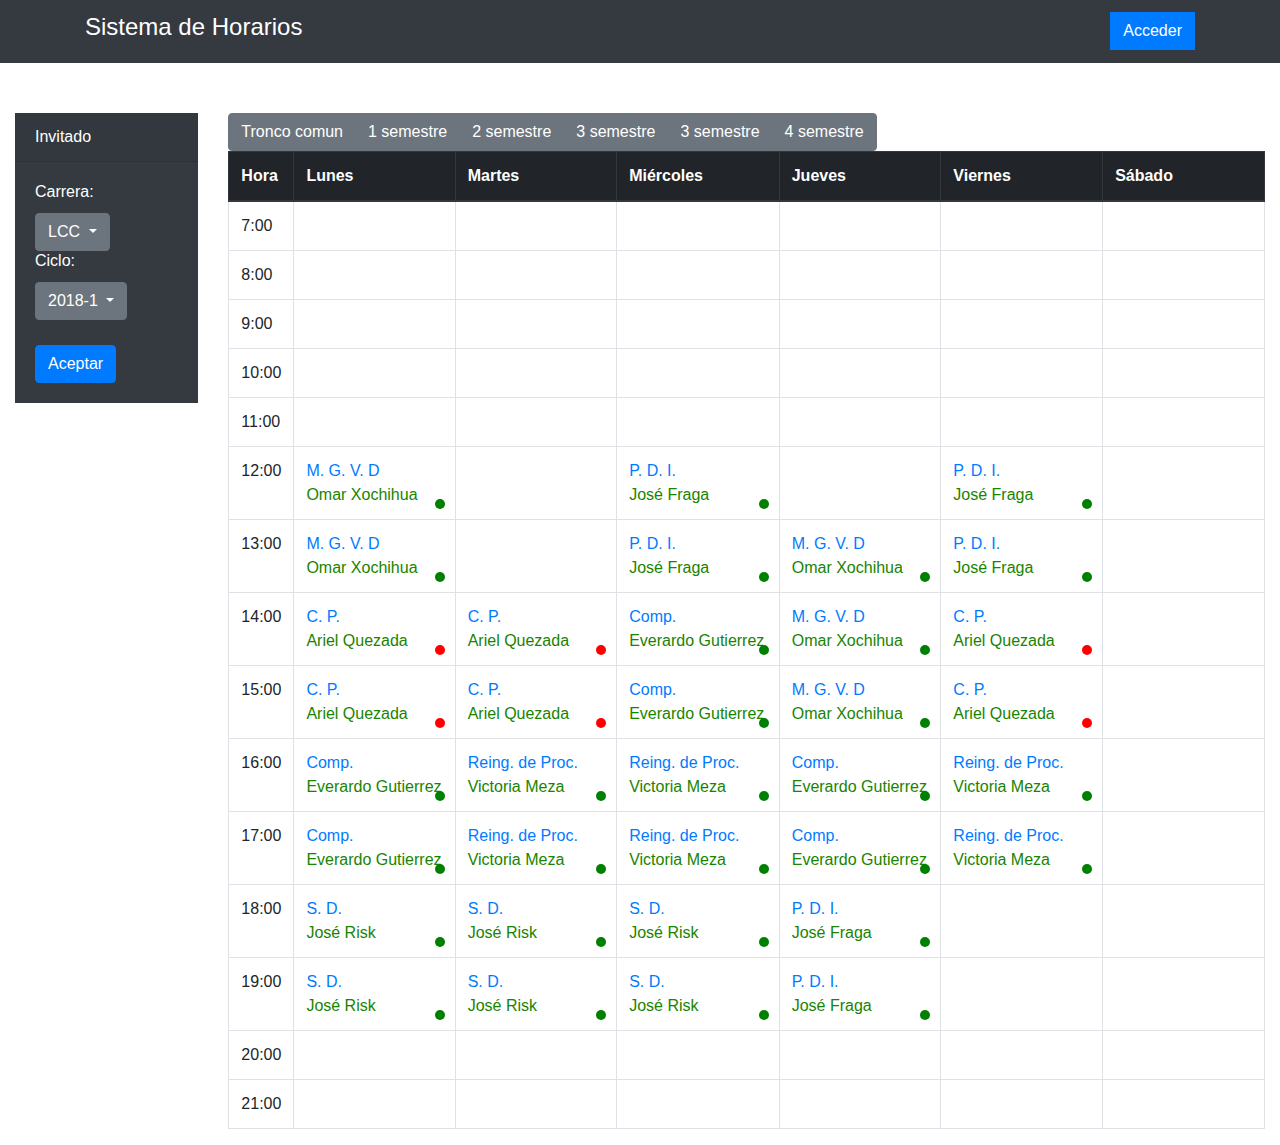
<file: index.html>
<!DOCTYPE html>
<html lang="en">
  <head>
    <title>Sistema de Horarios</title>
    <link rel="stylesheet" href="bower_components/bootstrap/dist/css/bootstrap.css" />
    <link rel="stylesheet" href="css/editar-horario.css">
    <link rel="stylesheet" href="css/index.css">

    <meta charset="utf-8">
    <meta name="viewport" content="width=device-width, initial-scale=1, shrink-to-fit=no">
  </head>
  <body>

    <header>
      
      <div class="navbar navbar-dark bg-dark box-shadow">
        <div class="container d-flex justify-content-between">
          <a href="../dashboard.html" class="navbar-brand d-flex align-items-center">
            <h4>Sistema de Horarios</h4>
          </a>
          
          <form class="form-inline ">
            <a class="btn btn-primary rounded-0" type="submit" style="margin-left: 10px;" href="login/">Acceder</a>
          </form>
        </div>
        
      </div>
    </header>
    
    <div class="container-fluid invitado">
      <div class="row">
        <div class="col-2">
          <div class="bg-dark text-white">
            <div class="card-header">
              Invitado
            </div>
            <div class="card-body">
              <h6 class="card-title">Carrera:</h6>
              <div class="dropdown">
                <button class="btn btn-secondary dropdown-toggle" type="button" id="dropdownMenuButton" data-toggle="dropdown" aria-haspopup="true" aria-expanded="false">
                  LCC
                </button>
                <div class="dropdown-menu" aria-labelledby="dropdownMenuButton">
                  <a class="dropdown-item" href="#">Action</a>
                  <a class="dropdown-item" href="#">Another action</a>
                  <a class="dropdown-item" href="#">Something else here</a>
                </div>
              </div>
              <h6 class="card-title">Ciclo:</h6>
              <div class="dropdown">
                <button class="btn btn-secondary dropdown-toggle" type="button" id="dropdownMenuButton" data-toggle="dropdown" aria-haspopup="true" aria-expanded="false">
                  2018-1
                </button>
                <div class="dropdown-menu" aria-labelledby="dropdownMenuButton">
                  <a class="dropdown-item" href="#">Action</a>
                  <a class="dropdown-item" href="#">Another action</a>
                  <a class="dropdown-item" href="#">Something else here</a>
                </div>
              </div>
              <div class="aceptar-btn">
                <a href="#" class="btn btn-primary">Aceptar</a>
              </div>
            </div>
          </div>
        </div>
        <div class="col-10">
        <div class="btn-group" role="group" aria-label="Basic example">
          <button type="button" class="btn btn-secondary">Tronco comun</button>
          <button type="button" class="btn btn-secondary">1 semestre</button>
          <button type="button" class="btn btn-secondary">2 semestre</button>
          <button type="button" class="btn btn-secondary">3 semestre</button>
          <button type="button" class="btn btn-secondary">3 semestre</button>
          <button type="button" class="btn btn-secondary">4 semestre</button>
        </div>
          <table class="table table-bordered">
                    <thead class="thead-dark">
                      <tr>
                        <th>Hora</th>
                        <th>Lunes</th>
                        <th>Martes</th>
                        <th>Miércoles</th>
                        <th>Jueves</th>
                        <th>Viernes</th>
                        <th>Sábado</th>
                      </tr>
                    </thead>
                    <tbody>
                      <tr>
                        <td>7:00</td>
                        <td class="cell"></td>
                        <td class="cell"></td>
                        <td class="cell"></td>
                        <td class="cell"></td>
                        <td class="cell"></td>
                        <td class="cell"></td>
                      </tr>
                      <tr>
                        <td>8:00</td>
                        <td class="cell"></td>
                        <td class="cell"></td>
                        <td class="cell"></td>
                        <td class="cell"></td>
                        <td class="cell"></td>
                        <td class="cell"></td>
                      </tr>
                      <tr>
                        <td>9:00</td>
                        <td class="cell"></td>
                        <td class="cell"></td>
                        <td class="cell"></td>
                        <td class="cell"></td>
                        <td class="cell"></td>
                        <td class="cell"></td>
                      </tr>
                      <tr>
                        <td>10:00</td>
                        <td class="cell"></td>
                        <td class="cell"></td>
                        <td class="cell"></td>
                        <td class="cell"></td>
                        <td class="cell"></td>
                        <td class="cell"></td>
                      </tr>
                      <tr>
                        <td>11:00</td>
                        <td class="cell"></td>
                        <td class="cell"></td>
                        <td class="cell"></td>
                        <td class="cell"></td>
                        <td class="cell"></td>
                        <td class="cell"></td>
                      </tr>
                      <tr>
                        <td>12:00</td>
                        <td class="cell">
                          <a href="#" class="js-open-context-menu">
                            M. G. V. D
                          </a>
                          Omar Xochihua
                          <div class="indicator green selected"></div>
                          <div class="indicator-chooser" style="display: none">
                            <form>
                              <div class="form-row">
                                <div class="col">
                                  <div class="indicator red"></div>
                                  <div class="indicator yellow"></div>
                                  <div class="indicator green"></div>
                                </div>
                              </div>
                            </form>
                          </div>
                          <div class="context-menu" style="display: none">
                            <form>
                              <div class="form-row">
                                <div class="col">
                                  <label>Salón:</label>
                                  <select class="form-control">
                                    <option value="">D6</option>
                                    <option value="">D7</option>
                                  </select>
                                </div>
                              </div>
                              <div class="form-row">
                                <div class="col">
                                  <label>Académico:</label>
                                  <select class="form-control">
                                    <option value="">Victoria Meza</option>
                                    <option value="">Everardo Gutierrez</option>
                                  </select>
                                </div>
                              </div>
                            </form>
                          </div>
                        </td>
                        <td class="cell"></td>
                        <td class="cell">
                          <a href="#" class="js-open-context-menu">
                            P. D. I.
                          </a>
                          José Fraga
                          <div class="indicator green selected"></div>
                          <div class="indicator-chooser" style="display: none">
                            <form>
                              <div class="form-row">
                                <div class="col">
                                  <div class="indicator red"></div>
                                  <div class="indicator yellow"></div>
                                  <div class="indicator green"></div>
                                </div>
                              </div>
                            </form>
                          </div>
                          <div class="context-menu" style="display: none">
                            <form>
                              <div class="form-row">
                                <div class="col">
                                  <label>Salón:</label>
                                  <select class="form-control">
                                    <option value="">D6</option>
                                    <option value="">D7</option>
                                  </select>
                                </div>
                              </div>
                              <div class="form-row">
                                <div class="col">
                                  <label>Académico:</label>
                                  <select class="form-control">
                                    <option value="">Victoria Meza</option>
                                    <option value="">Everardo Gutierrez</option>
                                  </select>
                                </div>
                              </div>
                            </form>
                          </div>
                        </td>
                        <td class="cell"></td>
                        <td class="cell">
                          <a href="#" class="js-open-context-menu">
                            P. D. I.
                          </a>
                          José Fraga
                          <div class="indicator green selected"></div>
                          <div class="indicator-chooser" style="display: none">
                            <form>
                              <div class="form-row">
                                <div class="col">
                                  <div class="indicator red"></div>
                                  <div class="indicator yellow"></div>
                                  <div class="indicator green"></div>
                                </div>
                              </div>
                            </form>
                          </div>
                          <div class="context-menu" style="display: none">
                            <form>
                              <div class="form-row">
                                <div class="col">
                                  <label>Salón:</label>
                                  <select class="form-control">
                                    <option value="">D6</option>
                                    <option value="">D7</option>
                                  </select>
                                </div>
                              </div>
                              <div class="form-row">
                                <div class="col">
                                  <label>Académico:</label>
                                  <select class="form-control">
                                    <option value="">Victoria Meza</option>
                                    <option value="">Everardo Gutierrez</option>
                                  </select>
                                </div>
                              </div>
                            </form>
                          </div>
                        </td>
                        <td class="cell"></td>
                      </tr>
                      <tr>
                        <td>13:00</td>
                        <td class="cell">
                          <a href="#" class="js-open-context-menu">
                            M. G. V. D
                          </a>
                          Omar Xochihua
                          <div class="indicator green selected"></div>
                          <div class="indicator-chooser" style="display: none">
                            <form>
                              <div class="form-row">
                                <div class="col">
                                  <div class="indicator red"></div>
                                  <div class="indicator yellow"></div>
                                  <div class="indicator green"></div>
                                </div>
                              </div>
                            </form>
                          </div>
                          <div class="context-menu" style="display: none">
                            <form>
                              <div class="form-row">
                                <div class="col">
                                  <label>Salón:</label>
                                  <select class="form-control">
                                    <option value="">D6</option>
                                    <option value="">D7</option>
                                  </select>
                                </div>
                              </div>
                              <div class="form-row">
                                <div class="col">
                                  <label>Académico:</label>
                                  <select class="form-control">
                                    <option value="">Victoria Meza</option>
                                    <option value="">Everardo Gutierrez</option>
                                  </select>
                                </div>
                              </div>
                            </form>
                          </div>
                        </td>
                        <td class="cell"></td>
                        <td class="cell">
                          <a href="#" class="js-open-context-menu">
                            P. D. I.
                          </a>
                          José Fraga
                          <div class="indicator green selected"></div>
                          <div class="indicator-chooser" style="display: none">
                            <form>
                              <div class="form-row">
                                <div class="col">
                                  <div class="indicator red"></div>
                                  <div class="indicator yellow"></div>
                                  <div class="indicator green"></div>
                                </div>
                              </div>
                            </form>
                          </div>
                          <div class="context-menu" style="display: none">
                            <form>
                              <div class="form-row">
                                <div class="col">
                                  <label>Salón:</label>
                                  <select class="form-control">
                                    <option value="">D6</option>
                                    <option value="">D7</option>
                                  </select>
                                </div>
                              </div>
                              <div class="form-row">
                                <div class="col">
                                  <label>Académico:</label>
                                  <select class="form-control">
                                    <option value="">Victoria Meza</option>
                                    <option value="">Everardo Gutierrez</option>
                                  </select>
                                </div>
                              </div>
                            </form>
                          </div>
                        </td>
                        <td class="cell">
                          <a href="#" class="js-open-context-menu">
                            M. G. V. D
                          </a>
                          Omar Xochihua
                          <div class="indicator green selected"></div>
                          <div class="indicator-chooser" style="display: none">
                            <form>
                              <div class="form-row">
                                <div class="col">
                                  <div class="indicator red"></div>
                                  <div class="indicator yellow"></div>
                                  <div class="indicator green"></div>
                                </div>
                              </div>
                            </form>
                          </div>
                          <div class="context-menu" style="display: none">
                            <form>
                              <div class="form-row">
                                <div class="col">
                                  <label>Salón:</label>
                                  <select class="form-control">
                                    <option value="">D6</option>
                                    <option value="">D7</option>
                                  </select>
                                </div>
                              </div>
                              <div class="form-row">
                                <div class="col">
                                  <label>Académico:</label>
                                  <select class="form-control">
                                    <option value="">Victoria Meza</option>
                                    <option value="">Everardo Gutierrez</option>
                                  </select>
                                </div>
                              </div>
                            </form>
                          </div>
                        </td>
                        <td class="cell">
                          <a href="#" class="js-open-context-menu">
                            P. D. I.
                          </a>
                          José Fraga
                          <div class="indicator green selected"></div>
                          <div class="indicator-chooser" style="display: none">
                            <form>
                              <div class="form-row">
                                <div class="col">
                                  <div class="indicator red"></div>
                                  <div class="indicator yellow"></div>
                                  <div class="indicator green"></div>
                                </div>
                              </div>
                            </form>
                          </div>
                          <div class="context-menu" style="display: none">
                            <form>
                              <div class="form-row">
                                <div class="col">
                                  <label>Salón:</label>
                                  <select class="form-control">
                                    <option value="">D6</option>
                                    <option value="">D7</option>
                                  </select>
                                </div>
                              </div>
                              <div class="form-row">
                                <div class="col">
                                  <label>Académico:</label>
                                  <select class="form-control">
                                    <option value="">Victoria Meza</option>
                                    <option value="">Everardo Gutierrez</option>
                                  </select>
                                </div>
                              </div>
                            </form>
                          </div>
                        </td>
                        <td class="cell"></td>
                      </tr>
                      <tr>
                        <td>14:00</td>
                        <td class="cell">
                          <a href="#" class="js-open-context-menu">
                            C. P.
                          </a>
                          Ariel Quezada
                          <div class="indicator red selected"></div>
                          <div class="indicator-chooser" style="display: none">
                            <form>
                              <div class="form-row">
                                <div class="col">
                                  <div class="indicator red"></div>
                                  <div class="indicator yellow"></div>
                                  <div class="indicator green"></div>
                                </div>
                              </div>
                            </form>
                          </div>
                          <div class="context-menu" style="display: none">
                            <form>
                              <div class="form-row">
                                <div class="col">
                                  <label>Salón:</label>
                                  <select class="form-control">
                                    <option value="">D6</option>
                                    <option value="">D7</option>
                                  </select>
                                </div>
                              </div>
                              <div class="form-row">
                                <div class="col">
                                  <label>Académico:</label>
                                  <select class="form-control">
                                    <option value="">Victoria Meza</option>
                                    <option value="">Everardo Gutierrez</option>
                                  </select>
                                </div>
                              </div>
                            </form>
                          </div>
                        </td>
                        <td class="cell">
                          <a href="#" class="js-open-context-menu">
                            C. P.
                          </a>
                          Ariel Quezada
                          <div class="indicator red selected"></div>
                          <div class="indicator-chooser" style="display: none">
                            <form>
                              <div class="form-row">
                                <div class="col">
                                  <div class="indicator red"></div>
                                  <div class="indicator yellow"></div>
                                  <div class="indicator green"></div>
                                </div>
                              </div>
                            </form>
                          </div>
                          <div class="context-menu" style="display: none">
                            <form>
                              <div class="form-row">
                                <div class="col">
                                  <label>Salón:</label>
                                  <select class="form-control">
                                    <option value="">D6</option>
                                    <option value="">D7</option>
                                  </select>
                                </div>
                              </div>
                              <div class="form-row">
                                <div class="col">
                                  <label>Académico:</label>
                                  <select class="form-control">
                                    <option value="">Victoria Meza</option>
                                    <option value="">Everardo Gutierrez</option>
                                  </select>
                                </div>
                              </div>
                            </form>
                          </div>
                        </td>
                        <td class="cell">
                          <a href="#" class="js-open-context-menu">
                            Comp.
                          </a>
                          Everardo Gutierrez
                          <div class="indicator green selected"></div>
                          <div class="indicator-chooser" style="display: none">
                            <form>
                              <div class="form-row">
                                <div class="col">
                                  <div class="indicator red"></div>
                                  <div class="indicator yellow"></div>
                                  <div class="indicator green"></div>
                                </div>
                              </div>
                            </form>
                          </div>
                          <div class="context-menu" style="display: none">
                            <form>
                              <div class="form-row">
                                <div class="col">
                                  <label>Salón:</label>
                                  <select class="form-control">
                                    <option value="">D6</option>
                                    <option value="">D7</option>
                                  </select>
                                </div>
                              </div>
                              <div class="form-row">
                                <div class="col">
                                  <label>Académico:</label>
                                  <select class="form-control">
                                    <option value="">Victoria Meza</option>
                                    <option value="">Everardo Gutierrez</option>
                                  </select>
                                </div>
                              </div>
                            </form>
                          </div>
                        </td>
                        <td class="cell">
                          <a href="#" class="js-open-context-menu">
                            M. G. V. D
                          </a>
                          Omar Xochihua
                          <div class="indicator green selected"></div>
                          <div class="indicator-chooser" style="display: none">
                            <form>
                              <div class="form-row">
                                <div class="col">
                                  <div class="indicator red"></div>
                                  <div class="indicator yellow"></div>
                                  <div class="indicator green"></div>
                                </div>
                              </div>
                            </form>
                          </div>
                          <div class="context-menu" style="display: none">
                            <form>
                              <div class="form-row">
                                <div class="col">
                                  <label>Salón:</label>
                                  <select class="form-control">
                                    <option value="">D6</option>
                                    <option value="">D7</option>
                                  </select>
                                </div>
                              </div>
                              <div class="form-row">
                                <div class="col">
                                  <label>Académico:</label>
                                  <select class="form-control">
                                    <option value="">Victoria Meza</option>
                                    <option value="">Everardo Gutierrez</option>
                                  </select>
                                </div>
                              </div>
                            </form>
                          </div>
                        </td>
                        <td class="cell">
                          <a href="#" class="js-open-context-menu">
                            C. P.
                          </a>
                          Ariel Quezada
                          <div class="indicator red selected"></div>
                          <div class="indicator-chooser" style="display: none">
                            <form>
                              <div class="form-row">
                                <div class="col">
                                  <div class="indicator red"></div>
                                  <div class="indicator yellow"></div>
                                  <div class="indicator green"></div>
                                </div>
                              </div>
                            </form>
                          </div>
                          <div class="context-menu" style="display: none">
                            <form>
                              <div class="form-row">
                                <div class="col">
                                  <label>Salón:</label>
                                  <select class="form-control">
                                    <option value="">D6</option>
                                    <option value="">D7</option>
                                  </select>
                                </div>
                              </div>
                              <div class="form-row">
                                <div class="col">
                                  <label>Académico:</label>
                                  <select class="form-control">
                                    <option value="">Victoria Meza</option>
                                    <option value="">Everardo Gutierrez</option>
                                  </select>
                                </div>
                              </div>
                            </form>
                          </div>
                        </td>
                        <td class="cell"></td>
                      </tr>
                      <tr>
                        <td>15:00</td>
                        <td class="cell">
                          <a href="#" class="js-open-context-menu">
                            C. P.
                          </a>
                          Ariel Quezada
                          <div class="indicator red selected"></div>
                          <div class="indicator-chooser" style="display: none">
                            <form>
                              <div class="form-row">
                                <div class="col">
                                  <div class="indicator red"></div>
                                  <div class="indicator yellow"></div>
                                  <div class="indicator green"></div>
                                </div>
                              </div>
                            </form>
                          </div>
                          <div class="context-menu" style="display: none">
                            <form>
                              <div class="form-row">
                                <div class="col">
                                  <label>Salón:</label>
                                  <select class="form-control">
                                    <option value="">D6</option>
                                    <option value="">D7</option>
                                  </select>
                                </div>
                              </div>
                              <div class="form-row">
                                <div class="col">
                                  <label>Académico:</label>
                                  <select class="form-control">
                                    <option value="">Victoria Meza</option>
                                    <option value="">Everardo Gutierrez</option>
                                  </select>
                                </div>
                              </div>
                            </form>
                          </div>
                        </td>
                        <td class="cell">
                          <a href="#" class="js-open-context-menu">
                            C. P.
                          </a>
                          Ariel Quezada
                          <div class="indicator red selected"></div>
                          <div class="indicator-chooser" style="display: none">
                            <form>
                              <div class="form-row">
                                <div class="col">
                                  <div class="indicator red"></div>
                                  <div class="indicator yellow"></div>
                                  <div class="indicator green"></div>
                                </div>
                              </div>
                            </form>
                          </div>
                          <div class="context-menu" style="display: none">
                            <form>
                              <div class="form-row">
                                <div class="col">
                                  <label>Salón:</label>
                                  <select class="form-control">
                                    <option value="">D6</option>
                                    <option value="">D7</option>
                                  </select>
                                </div>
                              </div>
                              <div class="form-row">
                                <div class="col">
                                  <label>Académico:</label>
                                  <select class="form-control">
                                    <option value="">Victoria Meza</option>
                                    <option value="">Everardo Gutierrez</option>
                                  </select>
                                </div>
                              </div>
                            </form>
                          </div>
                        </td>
                        <td class="cell">
                          <a href="#" class="js-open-context-menu">
                            Comp.
                          </a>
                          Everardo Gutierrez
                          <div class="indicator green selected"></div>
                          <div class="indicator-chooser" style="display: none">
                            <form>
                              <div class="form-row">
                                <div class="col">
                                  <div class="indicator red"></div>
                                  <div class="indicator yellow"></div>
                                  <div class="indicator green"></div>
                                </div>
                              </div>
                            </form>
                          </div>
                          <div class="context-menu" style="display: none">
                            <form>
                              <div class="form-row">
                                <div class="col">
                                  <label>Salón:</label>
                                  <select class="form-control">
                                    <option value="">D6</option>
                                    <option value="">D7</option>
                                  </select>
                                </div>
                              </div>
                              <div class="form-row">
                                <div class="col">
                                  <label>Académico:</label>
                                  <select class="form-control">
                                    <option value="">Victoria Meza</option>
                                    <option value="">Everardo Gutierrez</option>
                                  </select>
                                </div>
                              </div>
                            </form>
                          </div>
                        </td>
                        <td class="cell">
                          <a href="#" class="js-open-context-menu">
                            M. G. V. D
                          </a>
                          Omar Xochihua
                          <div class="indicator green selected"></div>
                          <div class="indicator-chooser" style="display: none">
                            <form>
                              <div class="form-row">
                                <div class="col">
                                  <div class="indicator red"></div>
                                  <div class="indicator yellow"></div>
                                  <div class="indicator green"></div>
                                </div>
                              </div>
                            </form>
                          </div>
                          <div class="context-menu" style="display: none">
                            <form>
                              <div class="form-row">
                                <div class="col">
                                  <label>Salón:</label>
                                  <select class="form-control">
                                    <option value="">D6</option>
                                    <option value="">D7</option>
                                  </select>
                                </div>
                              </div>
                              <div class="form-row">
                                <div class="col">
                                  <label>Académico:</label>
                                  <select class="form-control">
                                    <option value="">Victoria Meza</option>
                                    <option value="">Everardo Gutierrez</option>
                                  </select>
                                </div>
                              </div>
                            </form>
                          </div>
                        </td>
                        <td class="cell">
                          <a href="#" class="js-open-context-menu">
                            C. P.
                          </a>
                          Ariel Quezada
                          <div class="indicator red selected"></div>
                          <div class="indicator-chooser" style="display: none">
                            <form>
                              <div class="form-row">
                                <div class="col">
                                  <div class="indicator red"></div>
                                  <div class="indicator yellow"></div>
                                  <div class="indicator green"></div>
                                </div>
                              </div>
                            </form>
                          </div>
                          <div class="context-menu" style="display: none">
                            <form>
                              <div class="form-row">
                                <div class="col">
                                  <label>Salón:</label>
                                  <select class="form-control">
                                    <option value="">D6</option>
                                    <option value="">D7</option>
                                  </select>
                                </div>
                              </div>
                              <div class="form-row">
                                <div class="col">
                                  <label>Académico:</label>
                                  <select class="form-control">
                                    <option value="">Victoria Meza</option>
                                    <option value="">Everardo Gutierrez</option>
                                  </select>
                                </div>
                              </div>
                            </form>
                          </div>
                        </td>
                        <td class="cell"></td>
                      </tr>
                      <tr>
                        <td>16:00</td>
                        <td class="cell">
                          <a href="#" class="js-open-context-menu">
                            Comp.
                          </a>
                          Everardo Gutierrez
                          <div class="indicator green selected"></div>
                          <div class="indicator-chooser" style="display: none">
                            <form>
                              <div class="form-row">
                                <div class="col">
                                  <div class="indicator red"></div>
                                  <div class="indicator yellow"></div>
                                  <div class="indicator green"></div>
                                </div>
                              </div>
                            </form>
                          </div>
                          <div class="context-menu" style="display: none">
                            <form>
                              <div class="form-row">
                                <div class="col">
                                  <label>Salón:</label>
                                  <select class="form-control">
                                    <option value="">D6</option>
                                    <option value="">D7</option>
                                  </select>
                                </div>
                              </div>
                              <div class="form-row">
                                <div class="col">
                                  <label>Académico:</label>
                                  <select class="form-control">
                                    <option value="">Victoria Meza</option>
                                    <option value="">Everardo Gutierrez</option>
                                  </select>
                                </div>
                              </div>
                            </form>
                          </div>
                        </td>
                        <td class="cell">
                          <a href="#" class="js-open-context-menu">
                            Reing. de Proc.
                          </a>
                          Victoria Meza
                          <div class="indicator green selected"></div>
                          <div class="indicator-chooser" style="display: none">
                            <form>
                              <div class="form-row">
                                <div class="col">
                                  <div class="indicator red"></div>
                                  <div class="indicator yellow"></div>
                                  <div class="indicator green"></div>
                                </div>
                              </div>
                            </form>
                          </div>
                          <div class="context-menu" style="display: none">
                            <form>
                              <div class="form-row">
                                <div class="col">
                                  <label>Salón:</label>
                                  <select class="form-control">
                                    <option value="">D6</option>
                                    <option value="">D7</option>
                                  </select>
                                </div>
                              </div>
                              <div class="form-row">
                                <div class="col">
                                  <label>Académico:</label>
                                  <select class="form-control">
                                    <option value="">Victoria Meza</option>
                                    <option value="">Everardo Gutierrez</option>
                                  </select>
                                </div>
                              </div>
                            </form>
                          </div>
                        </td>
                        <td class="cell">
                          <a href="#" class="js-open-context-menu">
                            Reing. de Proc.
                          </a>
                          Victoria Meza
                          <div class="indicator green selected"></div>
                          <div class="indicator-chooser" style="display: none">
                            <form>
                              <div class="form-row">
                                <div class="col">
                                  <div class="indicator red"></div>
                                  <div class="indicator yellow"></div>
                                  <div class="indicator green"></div>
                                </div>
                              </div>
                            </form>
                          </div>
                          <div class="context-menu" style="display: none">
                            <form>
                              <div class="form-row">
                                <div class="col">
                                  <label>Salón:</label>
                                  <select class="form-control">
                                    <option value="">D6</option>
                                    <option value="">D7</option>
                                  </select>
                                </div>
                              </div>
                              <div class="form-row">
                                <div class="col">
                                  <label>Académico:</label>
                                  <select class="form-control">
                                    <option value="">Victoria Meza</option>
                                    <option value="">Everardo Gutierrez</option>
                                  </select>
                                </div>
                              </div>
                            </form>
                          </div>
                        </td>
                        <td class="cell">
                          <a href="#" class="js-open-context-menu">
                            Comp.
                          </a>
                          Everardo Gutierrez
                          <div class="indicator green selected"></div>
                          <div class="indicator-chooser" style="display: none">
                            <form>
                              <div class="form-row">
                                <div class="col">
                                  <div class="indicator red"></div>
                                  <div class="indicator yellow"></div>
                                  <div class="indicator green"></div>
                                </div>
                              </div>
                            </form>
                          </div>
                          
                          <div class="context-menu" style="display: none">
                            <form>
                              <div class="form-row">
                                <div class="col">
                                  <label>Salón:</label>
                                  <select class="form-control">
                                    <option value="">D6</option>
                                    <option value="">D7</option>
                                  </select>
                                </div>
                              </div>
                              <div class="form-row">
                                <div class="col">
                                  <label>Académico:</label>
                                  <select class="form-control">
                                    <option value="">Victoria Meza</option>
                                    <option value="">Everardo Gutierrez</option>
                                  </select>
                                </div>
                              </div>
                            </form>
                          </div>
                        </td>
                        <td class="cell">
                          <a href="#" class="js-open-context-menu">
                            Reing. de Proc.
                          </a>
                          Victoria Meza
                          <div class="indicator green selected"></div>
                          <div class="indicator-chooser" style="display: none">
                            <form>
                              <div class="form-row">
                                <div class="col">
                                  <div class="indicator red"></div>
                                  <div class="indicator yellow"></div>
                                  <div class="indicator green"></div>
                                </div>
                              </div>
                            </form>
                          </div>
                          <div class="context-menu" style="display: none">
                            <form>
                              <div class="form-row">
                                <div class="col">
                                  <label>Salón:</label>
                                  <select class="form-control">
                                    <option value="">D6</option>
                                    <option value="">D7</option>
                                  </select>
                                </div>
                              </div>
                              <div class="form-row">
                                <div class="col">
                                  <label>Académico:</label>
                                  <select class="form-control">
                                    <option value="">Victoria Meza</option>
                                    <option value="">Everardo Gutierrez</option>
                                  </select>
                                </div>
                              </div>
                            </form>
                          </div>
                        </td>
                        <td class="cell"></td>
                      </tr>
                      <tr>
                        <td>17:00</td>
                        <td class="cell">
                          <a href="#" class="js-open-context-menu">
                            Comp.
                          </a>
                          Everardo Gutierrez
                          <div class="indicator green selected"></div>
                          <div class="indicator-chooser" style="display: none">
                            <form>
                              <div class="form-row">
                                <div class="col">
                                  <div class="indicator red"></div>
                                  <div class="indicator yellow"></div>
                                  <div class="indicator green"></div>
                                </div>
                              </div>
                            </form>
                          </div>
    
                          <div class="context-menu" style="display: none">
                            <form>
                              <div class="form-row">
                                <div class="col">
                                  <label>Salón:</label>
                                  <select class="form-control">
                                    <option value="">D6</option>
                                    <option value="">D7</option>
                                  </select>
                                </div>
                              </div>
                              <div class="form-row">
                                <div class="col">
                                  <label>Académico:</label>
                                  <select class="form-control">
                                    <option value="">Victoria Meza</option>
                                    <option value="">Everardo Gutierrez</option>
                                  </select>
                                </div>
                              </div>
                            </form>
                          </div>
                        </td>
                        <td class="cell">
                          <a href="#" class="js-open-context-menu">
                            Reing. de Proc.
                          </a>
                          Victoria Meza
                          <div class="indicator green selected"></div>
                          <div class="indicator-chooser" style="display: none">
                            <form>
                              <div class="form-row">
                                <div class="col">
                                  <div class="indicator red"></div>
                                  <div class="indicator yellow"></div>
                                  <div class="indicator green"></div>
                                </div>
                              </div>
                            </form>
                          </div>
                          <div class="context-menu" style="display: none">
                            <form>
                              <div class="form-row">
                                <div class="col">
                                  <label>Salón:</label>
                                  <select class="form-control">
                                    <option value="">D6</option>
                                    <option value="">D7</option>
                                  </select>
                                </div>
                              </div>
                              <div class="form-row">
                                <div class="col">
                                  <label>Académico:</label>
                                  <select class="form-control">
                                    <option value="">Victoria Meza</option>
                                    <option value="">Everardo Gutierrez</option>
                                  </select>
                                </div>
                              </div>
                            </form>
                          </div>
                        </td>
                        <td class="cell">
                          <a href="#" class="js-open-context-menu">
                            Reing. de Proc.
                          </a>
                          Victoria Meza
                          <div class="indicator green selected"></div>
                          <div class="indicator-chooser" style="display: none">
                            <form>
                              <div class="form-row">
                                <div class="col">
                                  <div class="indicator red"></div>
                                  <div class="indicator yellow"></div>
                                  <div class="indicator green"></div>
                                </div>
                              </div>
                            </form>
                          </div>
                          <div class="context-menu" style="display: none">
                            <form>
                              <div class="form-row">
                                <div class="col">
                                  <label>Salón:</label>
                                  <select class="form-control">
                                    <option value="">D6</option>
                                    <option value="">D7</option>
                                  </select>
                                </div>
                              </div>
                              <div class="form-row">
                                <div class="col">
                                  <label>Académico:</label>
                                  <select class="form-control">
                                    <option value="">Victoria Meza</option>
                                    <option value="">Everardo Gutierrez</option>
                                  </select>
                                </div>
                              </div>
                            </form>
                          </div>
                        </td>
                        <td class="cell">
                          <a href="#" class="js-open-context-menu">
                            Comp.
                          </a>
                          Everardo Gutierrez
                          <div class="indicator green selected"></div>
                          <div class="indicator-chooser" style="display: none">
                            <form>
                              <div class="form-row">
                                <div class="col">
                                  <div class="indicator red"></div>
                                  <div class="indicator yellow"></div>
                                  <div class="indicator green"></div>
                                </div>
                              </div>
                            </form>
                          </div>
                          <div class="context-menu" style="display: none">
                            <form>
                              <div class="form-row">
                                <div class="col">
                                  <label>Salón:</label>
                                  <select class="form-control">
                                    <option value="">D6</option>
                                    <option value="">D7</option>
                                  </select>
                                </div>
                              </div>
                              <div class="form-row">
                                <div class="col">
                                  <label>Académico:</label>
                                  <select class="form-control">
                                    <option value="">Victoria Meza</option>
                                    <option value="">Everardo Gutierrez</option>
                                  </select>
                                </div>
                              </div>
                            </form>
                          </div>
                        </td>
                        <td class="cell">
                          <a href="#" class="js-open-context-menu">
                            Reing. de Proc.
                          </a>
                          Victoria Meza
                          <div class="indicator green selected"></div>
                          <div class="indicator-chooser" style="display: none">
                            <form>
                              <div class="form-row">
                                <div class="col">
                                  <div class="indicator red"></div>
                                  <div class="indicator yellow"></div>
                                  <div class="indicator green"></div>
                                </div>
                              </div>
                            </form>
                          </div>
                          <div class="context-menu" style="display: none">
                            <form>
                              <div class="form-row">
                                <div class="col">
                                  <label>Salón:</label>
                                  <select class="form-control">
                                    <option value="">D6</option>
                                    <option value="">D7</option>
                                  </select>
                                </div>
                              </div>
                              <div class="form-row">
                                <div class="col">
                                  <label>Académico:</label>
                                  <select class="form-control">
                                    <option value="">Victoria Meza</option>
                                    <option value="">Everardo Gutierrez</option>
                                  </select>
                                </div>
                              </div>
                            </form>
                          </div>
                        </td>
                        <td class="cell"></td>
                      </tr>
                      <tr>
                        <td>18:00</td>
                        <td class="cell">
                          <a href="#" class="js-open-context-menu">
                            S. D.
                          </a>
                          José Risk
                          <div class="indicator green selected"></div>
                          <div class="indicator-chooser" style="display: none">
                            <form>
                              <div class="form-row">
                                <div class="col">
                                  <div class="indicator red"></div>
                                  <div class="indicator yellow"></div>
                                  <div class="indicator green"></div>
                                </div>
                              </div>
                            </form>
                          </div>
                          <div class="context-menu" style="display: none">
                            <form>
                              <div class="form-row">
                                <div class="col">
                                  <label>Salón:</label>
                                  <select class="form-control">
                                    <option value="">D6</option>
                                    <option value="">D7</option>
                                  </select>
                                </div>
                              </div>
                              <div class="form-row">
                                <div class="col">
                                  <label>Académico:</label>
                                  <select class="form-control">
                                    <option value="">Victoria Meza</option>
                                    <option value="">Everardo Gutierrez</option>
                                  </select>
                                </div>
                              </div>
                            </form>
                          </div>
                        </td>
                        <td class="cell">
                          <a href="#" class="js-open-context-menu">
                            S. D.
                          </a>
                          José Risk
                          <div class="indicator green selected"></div>
                          <div class="indicator-chooser" style="display: none">
                            <form>
                              <div class="form-row">
                                <div class="col">
                                  <div class="indicator red"></div>
                                  <div class="indicator yellow"></div>
                                  <div class="indicator green"></div>
                                </div>
                              </div>
                            </form>
                          </div>
                          <div class="context-menu" style="display: none">
                            <form>
                              <div class="form-row">
                                <div class="col">
                                  <label>Salón:</label>
                                  <select class="form-control">
                                    <option value="">D6</option>
                                    <option value="">D7</option>
                                  </select>
                                </div>
                              </div>
                              <div class="form-row">
                                <div class="col">
                                  <label>Académico:</label>
                                  <select class="form-control">
                                    <option value="">Victoria Meza</option>
                                    <option value="">Everardo Gutierrez</option>
                                  </select>
                                </div>
                              </div>
                            </form>
                          </div>
                        </td>
                        <td class="cell">
                          <a href="#" class="js-open-context-menu">
                            S. D.
                          </a>
                          José Risk
                          <div class="indicator green selected"></div>
                          <div class="indicator-chooser" style="display: none">
                            <form>
                              <div class="form-row">
                                <div class="col">
                                  <div class="indicator red"></div>
                                  <div class="indicator yellow"></div>
                                  <div class="indicator green"></div>
                                </div>
                              </div>
                            </form>
                          </div>
                          <div class="context-menu" style="display: none">
                            <form>
                              <div class="form-row">
                                <div class="col">
                                  <label>Salón:</label>
                                  <select class="form-control">
                                    <option value="">D6</option>
                                    <option value="">D7</option>
                                  </select>
                                </div>
                              </div>
                              <div class="form-row">
                                <div class="col">
                                  <label>Académico:</label>
                                  <select class="form-control">
                                    <option value="">Victoria Meza</option>
                                    <option value="">Everardo Gutierrez</option>
                                  </select>
                                </div>
                              </div>
                            </form>
                          </div>
                        </td>
                        <td class="cell">
                          <a href="#" class="js-open-context-menu">
                            P. D. I.
                          </a>
                          José Fraga
                          <div class="indicator green selected"></div>
                          <div class="indicator-chooser" style="display: none">
                            <form>
                              <div class="form-row">
                                <div class="col">
                                  <div class="indicator red"></div>
                                  <div class="indicator yellow"></div>
                                  <div class="indicator green"></div>
                                </div>
                              </div>
                            </form>
                          </div>
                          <div class="context-menu" style="display: none">
                            <form>
                              <div class="form-row">
                                <div class="col">
                                  <label>Salón:</label>
                                  <select class="form-control">
                                    <option value="">D6</option>
                                    <option value="">D7</option>
                                  </select>
                                </div>
                              </div>
                              <div class="form-row">
                                <div class="col">
                                  <label>Académico:</label>
                                  <select class="form-control">
                                    <option value="">Victoria Meza</option>
                                    <option value="">Everardo Gutierrez</option>
                                  </select>
                                </div>
                              </div>
                            </form>
                          </div>
                        </td>
                        <td class="cell"></td>
                        <td class="cell"></td>
                      </tr>
                      <tr>
                        <td>19:00</td>
                        <td class="cell">
                          <a href="#" class="js-open-context-menu">
                            S. D.
                          </a>
                          José Risk
                          <div class="indicator green selected"></div>
                          <div class="indicator-chooser" style="display: none">
                            <form>
                              <div class="form-row">
                                <div class="col">
                                  <div class="indicator red"></div>
                                  <div class="indicator yellow"></div>
                                  <div class="indicator green"></div>
                                </div>
                              </div>
                            </form>
                          </div>
                          <div class="context-menu" style="display: none">
                            <form>
                              <div class="form-row">
                                <div class="col">
                                  <label>Salón:</label>
                                  <select class="form-control">
                                    <option value="">D6</option>
                                    <option value="">D7</option>
                                  </select>
                                </div>
                              </div>
                              <div class="form-row">
                                <div class="col">
                                  <label>Académico:</label>
                                  <select class="form-control">
                                    <option value="">Victoria Meza</option>
                                    <option value="">Everardo Gutierrez</option>
                                  </select>
                                </div>
                              </div>
                            </form>
                          </div>
                        </td>
                        <td class="cell">
                          <a href="#" class="js-open-context-menu">
                            S. D.
                          </a>
                          José Risk
                          <div class="indicator green selected"></div>
                          <div class="indicator-chooser" style="display: none">
                            <form>
                              <div class="form-row">
                                <div class="col">
                                  <div class="indicator red"></div>
                                  <div class="indicator yellow"></div>
                                  <div class="indicator green"></div>
                                </div>
                              </div>
                            </form>
                          </div>
                          <div class="context-menu" style="display: none">
                            <form>
                              <div class="form-row">
                                <div class="col">
                                  <label>Salón:</label>
                                  <select class="form-control">
                                    <option value="">D6</option>
                                    <option value="">D7</option>
                                  </select>
                                </div>
                              </div>
                              <div class="form-row">
                                <div class="col">
                                  <label>Académico:</label>
                                  <select class="form-control">
                                    <option value="">Victoria Meza</option>
                                    <option value="">Everardo Gutierrez</option>
                                  </select>
                                </div>
                              </div>
                            </form>
                          </div>
                        </td>
                        <td class="cell">
                          <a href="#" class="js-open-context-menu">
                            S. D.
                          </a>
                          José Risk
                          <div class="indicator green selected"></div>
                          <div class="indicator-chooser" style="display: none">
                            <form>
                              <div class="form-row">
                                <div class="col">
                                  <div class="indicator red"></div>
                                  <div class="indicator yellow"></div>
                                  <div class="indicator green"></div>
                                </div>
                              </div>
                            </form>
                          </div>
                          <div class="context-menu" style="display: none">
                            <form>
                              <div class="form-row">
                                <div class="col">
                                  <label>Salón:</label>
                                  <select class="form-control">
                                    <option value="">D6</option>
                                    <option value="">D7</option>
                                  </select>
                                </div>
                              </div>
                              <div class="form-row">
                                <div class="col">
                                  <label>Académico:</label>
                                  <select class="form-control">
                                    <option value="">Victoria Meza</option>
                                    <option value="">Everardo Gutierrez</option>
                                  </select>
                                </div>
                              </div>
                            </form>
                          </div>
                        </td>
                        <td class="cell">
                          <a href="#" class="js-open-context-menu">
                            P. D. I.
                          </a>
                          José Fraga
                          <div class="indicator green selected"></div>
                          <div class="indicator-chooser" style="display: none">
                            <form>
                              <div class="form-row">
                                <div class="col">
                                  <div class="indicator red"></div>
                                  <div class="indicator yellow"></div>
                                  <div class="indicator green"></div>
                                </div>
                              </div>
                            </form>
                          </div>
                          <div class="context-menu" style="display: none">
                            <form>
                              <div class="form-row">
                                <div class="col">
                                  <label>Salón:</label>
                                  <select class="form-control">
                                    <option value="">D6</option>
                                    <option value="">D7</option>
                                  </select>
                                </div>
                              </div>
                              <div class="form-row">
                                <div class="col">
                                  <label>Académico:</label>
                                  <select class="form-control">
                                    <option value="">Victoria Meza</option>
                                    <option value="">Everardo Gutierrez</option>
                                  </select>
                                </div>
                              </div>
                            </form>
                          </div>
                        </td>
                        <td class="cell"></td>
                        <td class="cell"></td>
                      </tr>
                      <tr>
                        <td>20:00</td>
                        <td class="cell"></td>
                        <td class="cell"></td>
                        <td class="cell"></td>
                        <td class="cell"></td>
                        <td class="cell"></td>
                        <td class="cell"></td>
                      </tr>
                      <tr>
                        <td>21:00</td>
                        <td class="cell"></td>
                        <td class="cell"></td>
                        <td class="cell"></td>
                        <td class="cell"></td>
                        <td class="cell"></td>
                        <td class="cell"></td>
                      </tr>
                    </tbody>
          </table>
        </div>
      </div>
    </div>

    <script src="bower_components/jquery/dist/jquery.js"></script>
    <script src="bower_components/popper.js/dist/popper.js"></script>
    <script src="bower_components/bootstrap/dist/js/bootstrap.js"></script>
    <script src="js/index.js"></script>
  </body>
</html>
</file>
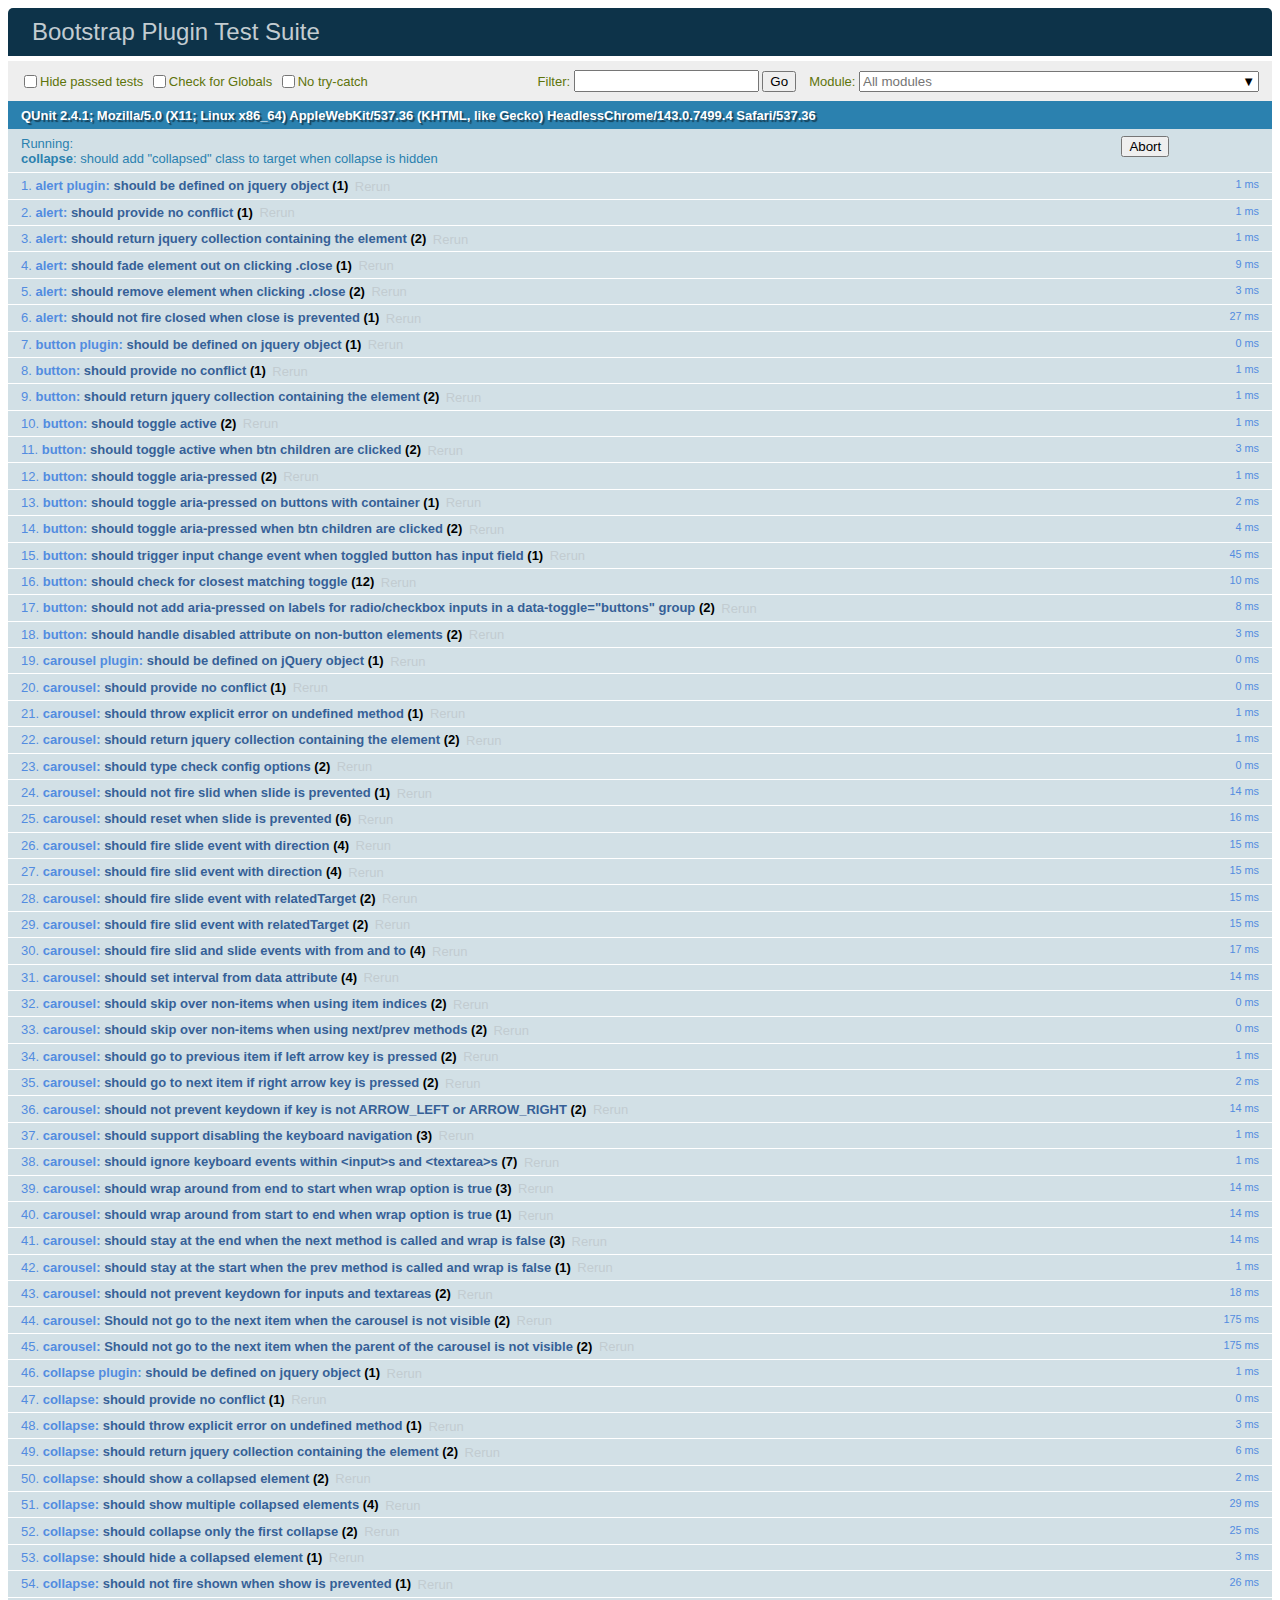
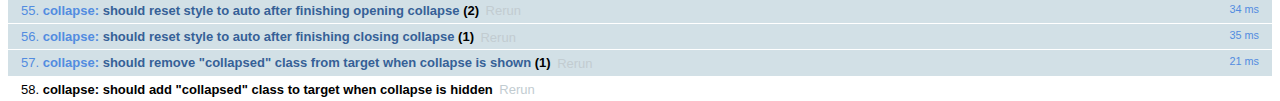
<file: bower_components/bootstrap/js/tests/index.html>
<!doctype html>
<html lang="en">
  <head>
    <meta charset="utf-8">
    <meta name="viewport" content="width=device-width, initial-scale=1, shrink-to-fit=no">
    <title>Bootstrap Plugin Test Suite</title>

    <!-- jQuery -->
    <script>
      (function () {
        var path = '../../assets/js/vendor/jquery-slim.min.js'
        // get jquery param from the query string.
        var jQueryVersion = location.search.match(/[?&]jquery=(.*?)(?=&|$)/)

        // If a version was specified, use that version from our vendor folder
        if (jQueryVersion) {
          path = 'vendor/jquery-' + jQueryVersion[1] + '.min.js'
        }
        document.write('<script src="' + path + '"><\/script>')
      }())
    </script>
    <script src="../../assets/js/vendor/popper.min.js"></script>

    <!-- QUnit -->
    <link rel="stylesheet" href="vendor/qunit.css" media="screen">
    <script src="vendor/qunit.js"></script>

    <script>
      // Disable jQuery event aliases to ensure we don't accidentally use any of them
      [
        'blur',
        'focus',
        'focusin',
        'focusout',
        'resize',
        'scroll',
        'click',
        'dblclick',
        'mousedown',
        'mouseup',
        'mousemove',
        'mouseover',
        'mouseout',
        'mouseenter',
        'mouseleave',
        'change',
        'select',
        'submit',
        'keydown',
        'keypress',
        'keyup',
        'contextmenu'
      ].forEach(function(eventAlias) {
        $.fn[eventAlias] = function() {
          throw new Error('Using the ".' + eventAlias + '()" method is not allowed, so that Bootstrap can be compatible with custom jQuery builds which exclude the "event aliases" module that defines said method. See https://github.com/twbs/bootstrap/blob/master/CONTRIBUTING.md#js')
        }
      })

      // Require assert.expect in each test
      QUnit.config.requireExpects = true

      // See https://github.com/axemclion/grunt-saucelabs#test-result-details-with-qunit
      var log = []
      var testName

      QUnit.done(function(testResults) {
        var tests = []
        for (var i = 0; i < log.length; i++) {
          var details = log[i]
          tests.push({
            name: details.name,
            result: details.result,
            expected: details.expected,
            actual: details.actual,
            source: details.source
          })
        }
        testResults.tests = tests

        window.global_test_results = testResults
      })

      QUnit.testStart(function(testDetails) {
        QUnit.log(function(details) {
          if (!details.result) {
            details.name = testDetails.name
            log.push(details)
          }
        })
      })

      // Display fixture on-screen on iOS to avoid false positives
      // See https://github.com/twbs/bootstrap/pull/15955
      if (/iPhone|iPad|iPod/.test(navigator.userAgent)) {
        QUnit.begin(function() {
          $('#qunit-fixture').css({ top: 0, left: 0 })
        })

        QUnit.done(function() {
          $('#qunit-fixture').css({ top: '', left: '' })
        })
      }
    </script>

    <!-- Transpiled Plugins -->
    <script src="../dist/util.js"></script>
    <script src="../dist/alert.js"></script>
    <script src="../dist/button.js"></script>
    <script src="../dist/carousel.js"></script>
    <script src="../dist/collapse.js"></script>
    <script src="../dist/dropdown.js"></script>
    <script src="../dist/modal.js"></script>
    <script src="../dist/scrollspy.js"></script>
    <script src="../dist/tab.js"></script>
    <script src="../dist/tooltip.js"></script>
    <script src="../dist/popover.js"></script>

    <!-- Unit Tests -->
    <script src="unit/alert.js"></script>
    <script src="unit/button.js"></script>
    <script src="unit/carousel.js"></script>
    <script src="unit/collapse.js"></script>
    <script src="unit/dropdown.js"></script>
    <script src="unit/modal.js"></script>
    <script src="unit/scrollspy.js"></script>
    <script src="unit/tab.js"></script>
    <script src="unit/tooltip.js"></script>
    <script src="unit/popover.js"></script>
    <script src="unit/util.js"></script>
  </head>
  <body>
    <div id="qunit-container">
      <div id="qunit"></div>
      <div id="qunit-fixture"></div>
    </div>
  </body>
</html>
</file>
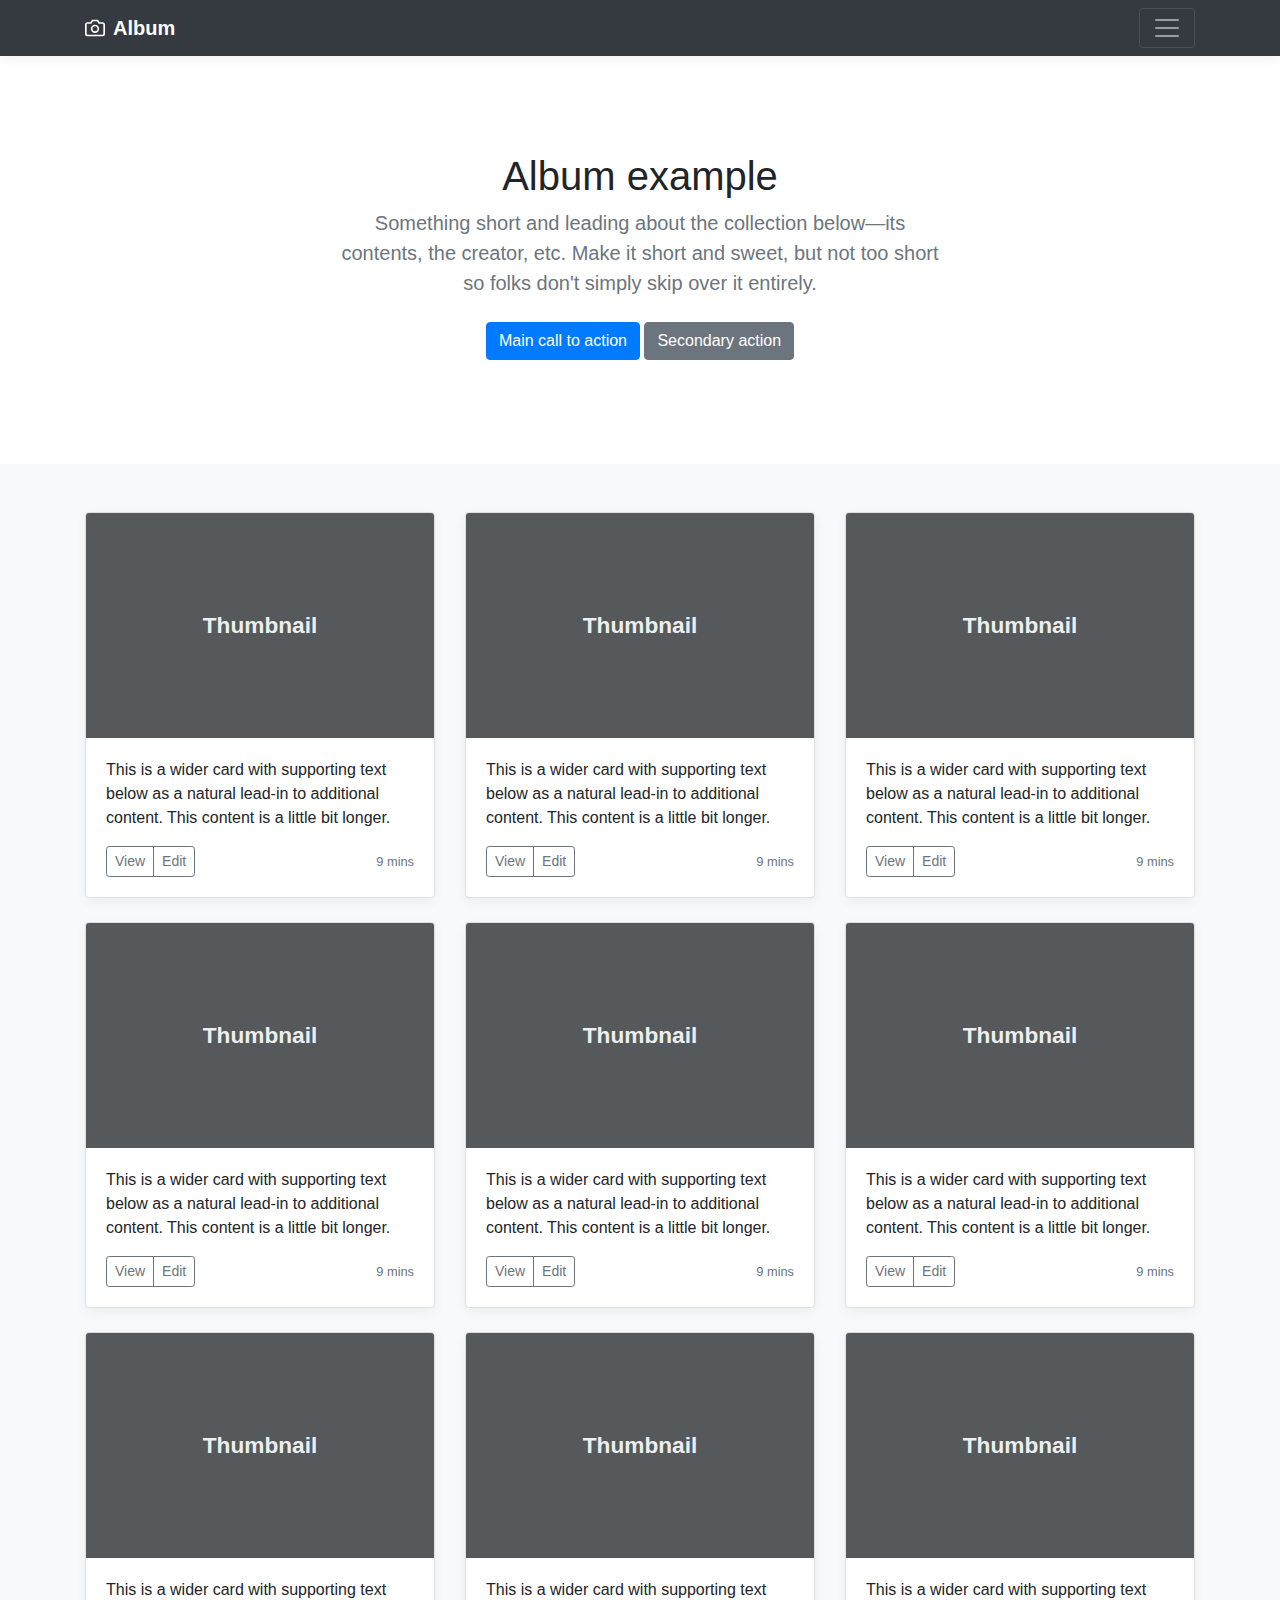
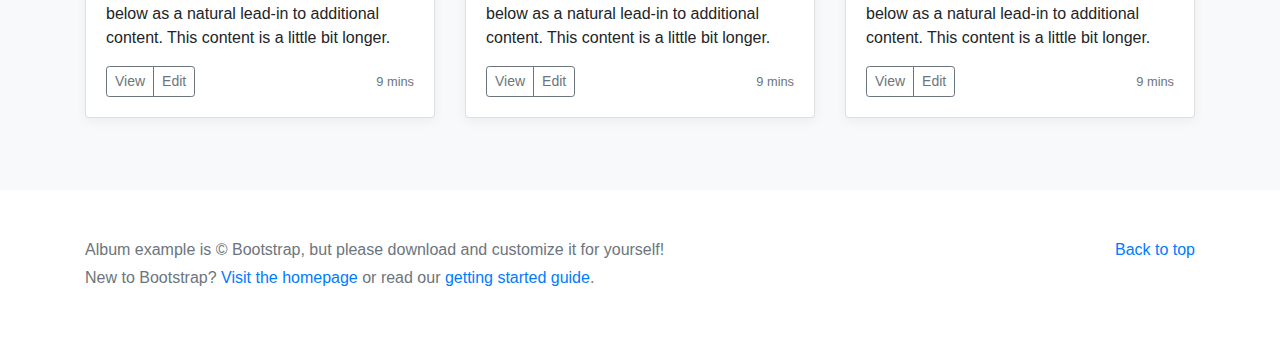
<file: bower_components/bootstrap/docs/4.0/examples/album/index.html>
<!doctype html>
<html lang="en">
  <head>
    <meta charset="utf-8">
    <meta name="viewport" content="width=device-width, initial-scale=1, shrink-to-fit=no">
    <meta name="description" content="">
    <meta name="author" content="">
    <link rel="icon" href="../../../../favicon.ico">

    <title>Album example for Bootstrap</title>

    <!-- Bootstrap core CSS -->
    <link href="../../../../dist/css/bootstrap.min.css" rel="stylesheet">

    <!-- Custom styles for this template -->
    <link href="album.css" rel="stylesheet">
  </head>

  <body>

    <header>
      <div class="collapse bg-dark" id="navbarHeader">
        <div class="container">
          <div class="row">
            <div class="col-sm-8 col-md-7 py-4">
              <h4 class="text-white">About</h4>
              <p class="text-muted">Add some information about the album below, the author, or any other background context. Make it a few sentences long so folks can pick up some informative tidbits. Then, link them off to some social networking sites or contact information.</p>
            </div>
            <div class="col-sm-4 offset-md-1 py-4">
              <h4 class="text-white">Contact</h4>
              <ul class="list-unstyled">
                <li><a href="#" class="text-white">Follow on Twitter</a></li>
                <li><a href="#" class="text-white">Like on Facebook</a></li>
                <li><a href="#" class="text-white">Email me</a></li>
              </ul>
            </div>
          </div>
        </div>
      </div>
      <div class="navbar navbar-dark bg-dark box-shadow">
        <div class="container d-flex justify-content-between">
          <a href="#" class="navbar-brand d-flex align-items-center">
            <svg xmlns="http://www.w3.org/2000/svg" width="20" height="20" viewBox="0 0 24 24" fill="none" stroke="currentColor" stroke-width="2" stroke-linecap="round" stroke-linejoin="round" class="mr-2"><path d="M23 19a2 2 0 0 1-2 2H3a2 2 0 0 1-2-2V8a2 2 0 0 1 2-2h4l2-3h6l2 3h4a2 2 0 0 1 2 2z"></path><circle cx="12" cy="13" r="4"></circle></svg>
            <strong>Album</strong>
          </a>
          <button class="navbar-toggler" type="button" data-toggle="collapse" data-target="#navbarHeader" aria-controls="navbarHeader" aria-expanded="false" aria-label="Toggle navigation">
            <span class="navbar-toggler-icon"></span>
          </button>
        </div>
      </div>
    </header>

    <main role="main">

      <section class="jumbotron text-center">
        <div class="container">
          <h1 class="jumbotron-heading">Album example</h1>
          <p class="lead text-muted">Something short and leading about the collection below—its contents, the creator, etc. Make it short and sweet, but not too short so folks don't simply skip over it entirely.</p>
          <p>
            <a href="#" class="btn btn-primary my-2">Main call to action</a>
            <a href="#" class="btn btn-secondary my-2">Secondary action</a>
          </p>
        </div>
      </section>

      <div class="album py-5 bg-light">
        <div class="container">

          <div class="row">
            <div class="col-md-4">
              <div class="card mb-4 box-shadow">
                <img class="card-img-top" data-src="holder.js/100px225?theme=thumb&bg=55595c&fg=eceeef&text=Thumbnail" alt="Card image cap">
                <div class="card-body">
                  <p class="card-text">This is a wider card with supporting text below as a natural lead-in to additional content. This content is a little bit longer.</p>
                  <div class="d-flex justify-content-between align-items-center">
                    <div class="btn-group">
                      <button type="button" class="btn btn-sm btn-outline-secondary">View</button>
                      <button type="button" class="btn btn-sm btn-outline-secondary">Edit</button>
                    </div>
                    <small class="text-muted">9 mins</small>
                  </div>
                </div>
              </div>
            </div>
            <div class="col-md-4">
              <div class="card mb-4 box-shadow">
                <img class="card-img-top" data-src="holder.js/100px225?theme=thumb&bg=55595c&fg=eceeef&text=Thumbnail" alt="Card image cap">
                <div class="card-body">
                  <p class="card-text">This is a wider card with supporting text below as a natural lead-in to additional content. This content is a little bit longer.</p>
                  <div class="d-flex justify-content-between align-items-center">
                    <div class="btn-group">
                      <button type="button" class="btn btn-sm btn-outline-secondary">View</button>
                      <button type="button" class="btn btn-sm btn-outline-secondary">Edit</button>
                    </div>
                    <small class="text-muted">9 mins</small>
                  </div>
                </div>
              </div>
            </div>
            <div class="col-md-4">
              <div class="card mb-4 box-shadow">
                <img class="card-img-top" data-src="holder.js/100px225?theme=thumb&bg=55595c&fg=eceeef&text=Thumbnail" alt="Card image cap">
                <div class="card-body">
                  <p class="card-text">This is a wider card with supporting text below as a natural lead-in to additional content. This content is a little bit longer.</p>
                  <div class="d-flex justify-content-between align-items-center">
                    <div class="btn-group">
                      <button type="button" class="btn btn-sm btn-outline-secondary">View</button>
                      <button type="button" class="btn btn-sm btn-outline-secondary">Edit</button>
                    </div>
                    <small class="text-muted">9 mins</small>
                  </div>
                </div>
              </div>
            </div>

            <div class="col-md-4">
              <div class="card mb-4 box-shadow">
                <img class="card-img-top" data-src="holder.js/100px225?theme=thumb&bg=55595c&fg=eceeef&text=Thumbnail" alt="Card image cap">
                <div class="card-body">
                  <p class="card-text">This is a wider card with supporting text below as a natural lead-in to additional content. This content is a little bit longer.</p>
                  <div class="d-flex justify-content-between align-items-center">
                    <div class="btn-group">
                      <button type="button" class="btn btn-sm btn-outline-secondary">View</button>
                      <button type="button" class="btn btn-sm btn-outline-secondary">Edit</button>
                    </div>
                    <small class="text-muted">9 mins</small>
                  </div>
                </div>
              </div>
            </div>
            <div class="col-md-4">
              <div class="card mb-4 box-shadow">
                <img class="card-img-top" data-src="holder.js/100px225?theme=thumb&bg=55595c&fg=eceeef&text=Thumbnail" alt="Card image cap">
                <div class="card-body">
                  <p class="card-text">This is a wider card with supporting text below as a natural lead-in to additional content. This content is a little bit longer.</p>
                  <div class="d-flex justify-content-between align-items-center">
                    <div class="btn-group">
                      <button type="button" class="btn btn-sm btn-outline-secondary">View</button>
                      <button type="button" class="btn btn-sm btn-outline-secondary">Edit</button>
                    </div>
                    <small class="text-muted">9 mins</small>
                  </div>
                </div>
              </div>
            </div>
            <div class="col-md-4">
              <div class="card mb-4 box-shadow">
                <img class="card-img-top" data-src="holder.js/100px225?theme=thumb&bg=55595c&fg=eceeef&text=Thumbnail" alt="Card image cap">
                <div class="card-body">
                  <p class="card-text">This is a wider card with supporting text below as a natural lead-in to additional content. This content is a little bit longer.</p>
                  <div class="d-flex justify-content-between align-items-center">
                    <div class="btn-group">
                      <button type="button" class="btn btn-sm btn-outline-secondary">View</button>
                      <button type="button" class="btn btn-sm btn-outline-secondary">Edit</button>
                    </div>
                    <small class="text-muted">9 mins</small>
                  </div>
                </div>
              </div>
            </div>

            <div class="col-md-4">
              <div class="card mb-4 box-shadow">
                <img class="card-img-top" data-src="holder.js/100px225?theme=thumb&bg=55595c&fg=eceeef&text=Thumbnail" alt="Card image cap">
                <div class="card-body">
                  <p class="card-text">This is a wider card with supporting text below as a natural lead-in to additional content. This content is a little bit longer.</p>
                  <div class="d-flex justify-content-between align-items-center">
                    <div class="btn-group">
                      <button type="button" class="btn btn-sm btn-outline-secondary">View</button>
                      <button type="button" class="btn btn-sm btn-outline-secondary">Edit</button>
                    </div>
                    <small class="text-muted">9 mins</small>
                  </div>
                </div>
              </div>
            </div>
            <div class="col-md-4">
              <div class="card mb-4 box-shadow">
                <img class="card-img-top" data-src="holder.js/100px225?theme=thumb&bg=55595c&fg=eceeef&text=Thumbnail" alt="Card image cap">
                <div class="card-body">
                  <p class="card-text">This is a wider card with supporting text below as a natural lead-in to additional content. This content is a little bit longer.</p>
                  <div class="d-flex justify-content-between align-items-center">
                    <div class="btn-group">
                      <button type="button" class="btn btn-sm btn-outline-secondary">View</button>
                      <button type="button" class="btn btn-sm btn-outline-secondary">Edit</button>
                    </div>
                    <small class="text-muted">9 mins</small>
                  </div>
                </div>
              </div>
            </div>
            <div class="col-md-4">
              <div class="card mb-4 box-shadow">
                <img class="card-img-top" data-src="holder.js/100px225?theme=thumb&bg=55595c&fg=eceeef&text=Thumbnail" alt="Card image cap">
                <div class="card-body">
                  <p class="card-text">This is a wider card with supporting text below as a natural lead-in to additional content. This content is a little bit longer.</p>
                  <div class="d-flex justify-content-between align-items-center">
                    <div class="btn-group">
                      <button type="button" class="btn btn-sm btn-outline-secondary">View</button>
                      <button type="button" class="btn btn-sm btn-outline-secondary">Edit</button>
                    </div>
                    <small class="text-muted">9 mins</small>
                  </div>
                </div>
              </div>
            </div>
          </div>
        </div>
      </div>

    </main>

    <footer class="text-muted">
      <div class="container">
        <p class="float-right">
          <a href="#">Back to top</a>
        </p>
        <p>Album example is &copy; Bootstrap, but please download and customize it for yourself!</p>
        <p>New to Bootstrap? <a href="../../">Visit the homepage</a> or read our <a href="../../getting-started/">getting started guide</a>.</p>
      </div>
    </footer>

    <!-- Bootstrap core JavaScript
    ================================================== -->
    <!-- Placed at the end of the document so the pages load faster -->
    <script src="https://code.jquery.com/jquery-3.2.1.slim.min.js" integrity="sha384-KJ3o2DKtIkvYIK3UENzmM7KCkRr/rE9/Qpg6aAZGJwFDMVNA/GpGFF93hXpG5KkN" crossorigin="anonymous"></script>
    <script>window.jQuery || document.write('<script src="../../../../assets/js/vendor/jquery-slim.min.js"><\/script>')</script>
    <script src="../../../../assets/js/vendor/popper.min.js"></script>
    <script src="../../../../dist/js/bootstrap.min.js"></script>
    <script src="../../../../assets/js/vendor/holder.min.js"></script>
  </body>
</html>
</file>
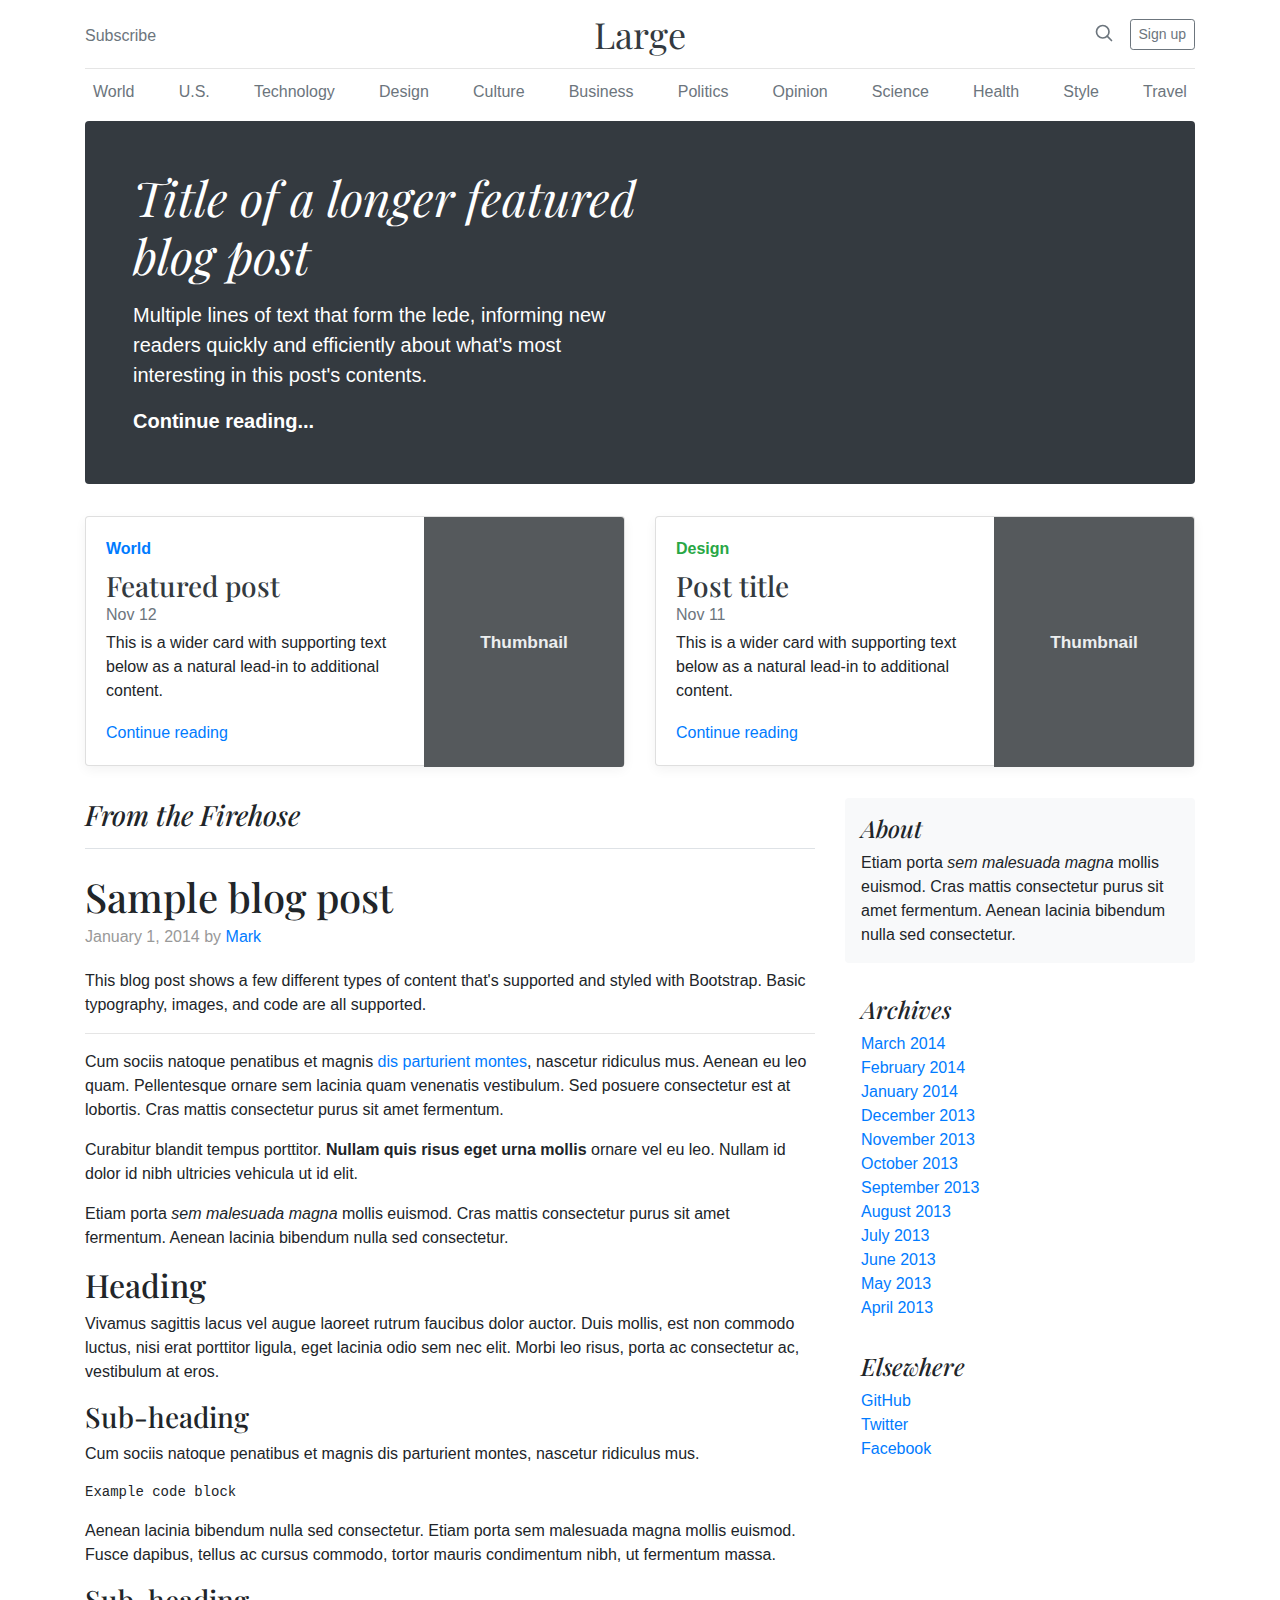
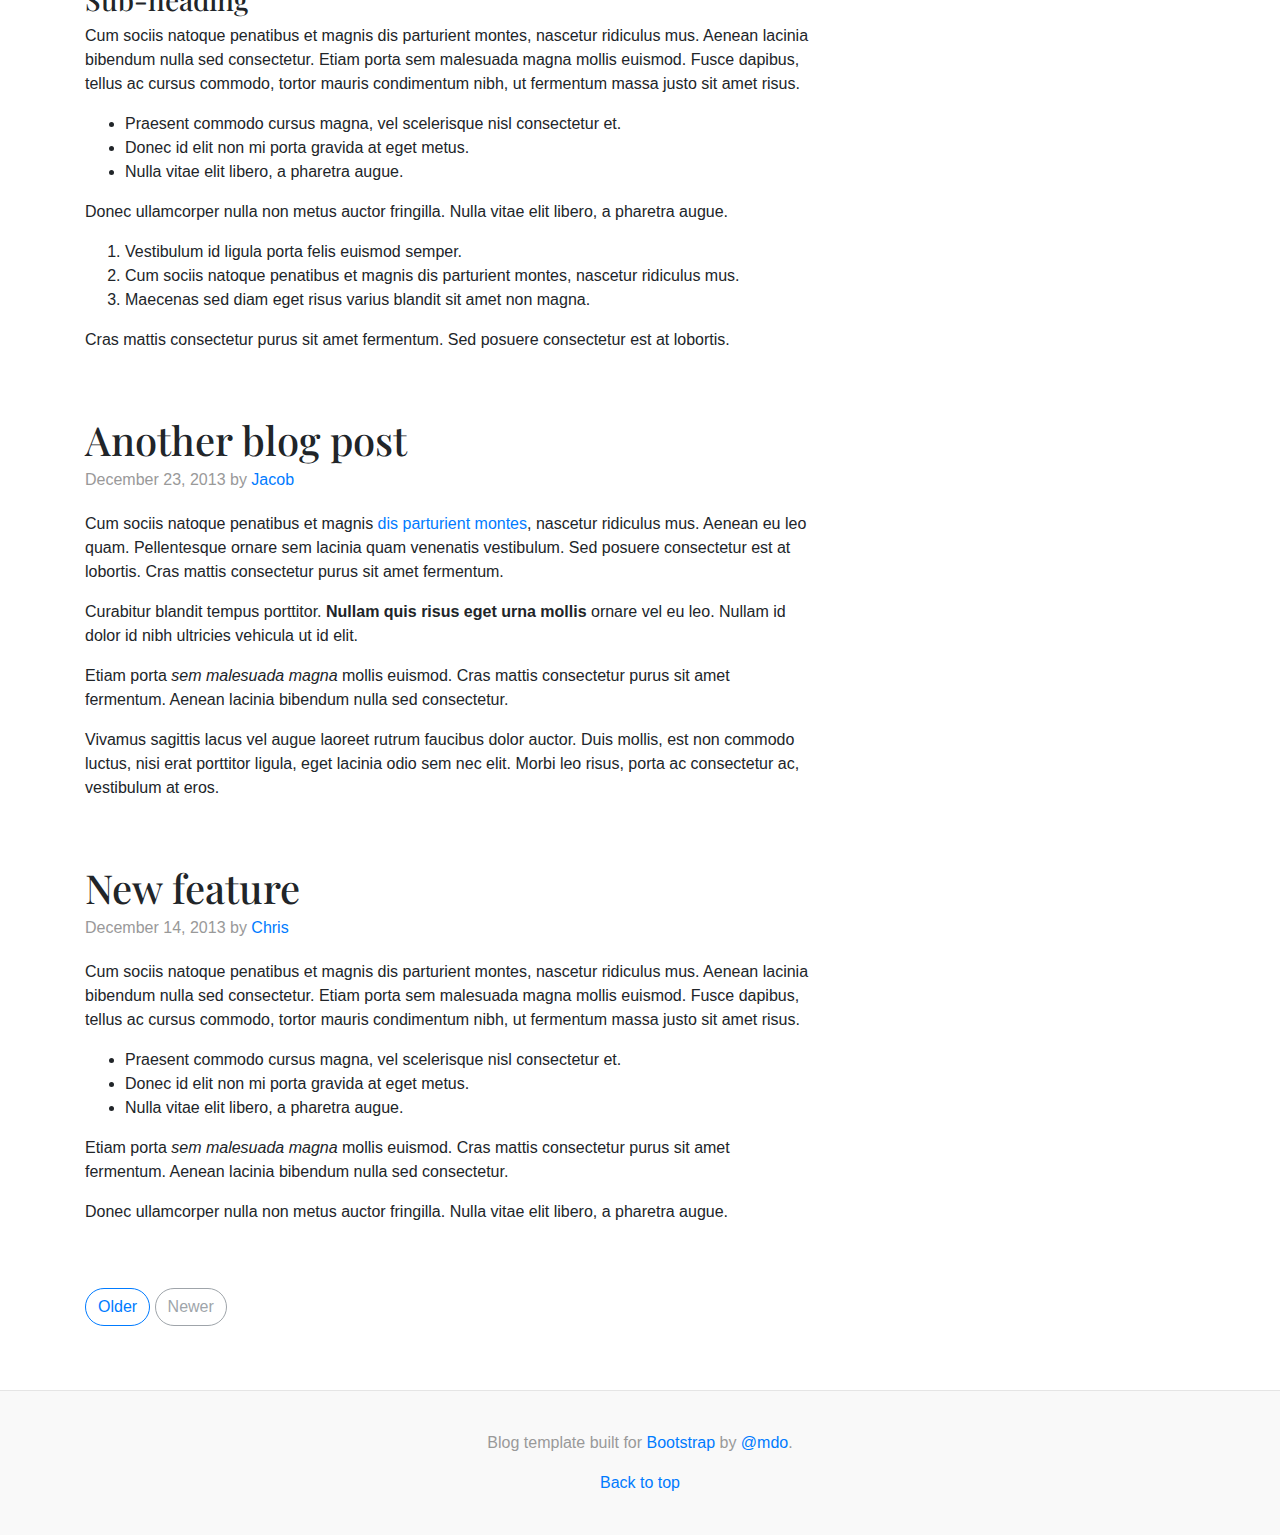
<file: bower_components/bootstrap/docs/4.0/examples/blog/index.html>
<!doctype html>
<html lang="en">
  <head>
    <meta charset="utf-8">
    <meta name="viewport" content="width=device-width, initial-scale=1, shrink-to-fit=no">
    <meta name="description" content="">
    <meta name="author" content="">
    <link rel="icon" href="../../../../favicon.ico">

    <title>Blog Template for Bootstrap</title>

    <!-- Bootstrap core CSS -->
    <link href="../../../../dist/css/bootstrap.min.css" rel="stylesheet">

    <!-- Custom styles for this template -->
    <link href="https://fonts.googleapis.com/css?family=Playfair+Display:700,900" rel="stylesheet">
    <link href="blog.css" rel="stylesheet">
  </head>

  <body>

    <div class="container">
      <header class="blog-header py-3">
        <div class="row flex-nowrap justify-content-between align-items-center">
          <div class="col-4 pt-1">
            <a class="text-muted" href="#">Subscribe</a>
          </div>
          <div class="col-4 text-center">
            <a class="blog-header-logo text-dark" href="#">Large</a>
          </div>
          <div class="col-4 d-flex justify-content-end align-items-center">
            <a class="text-muted" href="#">
              <svg xmlns="http://www.w3.org/2000/svg" width="20" height="20" viewBox="0 0 24 24" fill="none" stroke="currentColor" stroke-width="2" stroke-linecap="round" stroke-linejoin="round" class="mx-3"><circle cx="10.5" cy="10.5" r="7.5"></circle><line x1="21" y1="21" x2="15.8" y2="15.8"></line></svg>
            </a>
            <a class="btn btn-sm btn-outline-secondary" href="#">Sign up</a>
          </div>
        </div>
      </header>

      <div class="nav-scroller py-1 mb-2">
        <nav class="nav d-flex justify-content-between">
          <a class="p-2 text-muted" href="#">World</a>
          <a class="p-2 text-muted" href="#">U.S.</a>
          <a class="p-2 text-muted" href="#">Technology</a>
          <a class="p-2 text-muted" href="#">Design</a>
          <a class="p-2 text-muted" href="#">Culture</a>
          <a class="p-2 text-muted" href="#">Business</a>
          <a class="p-2 text-muted" href="#">Politics</a>
          <a class="p-2 text-muted" href="#">Opinion</a>
          <a class="p-2 text-muted" href="#">Science</a>
          <a class="p-2 text-muted" href="#">Health</a>
          <a class="p-2 text-muted" href="#">Style</a>
          <a class="p-2 text-muted" href="#">Travel</a>
        </nav>
      </div>

      <div class="jumbotron p-3 p-md-5 text-white rounded bg-dark">
        <div class="col-md-6 px-0">
          <h1 class="display-4 font-italic">Title of a longer featured blog post</h1>
          <p class="lead my-3">Multiple lines of text that form the lede, informing new readers quickly and efficiently about what's most interesting in this post's contents.</p>
          <p class="lead mb-0"><a href="#" class="text-white font-weight-bold">Continue reading...</a></p>
        </div>
      </div>

      <div class="row mb-2">
        <div class="col-md-6">
          <div class="card flex-md-row mb-4 box-shadow h-md-250">
            <div class="card-body d-flex flex-column align-items-start">
              <strong class="d-inline-block mb-2 text-primary">World</strong>
              <h3 class="mb-0">
                <a class="text-dark" href="#">Featured post</a>
              </h3>
              <div class="mb-1 text-muted">Nov 12</div>
              <p class="card-text mb-auto">This is a wider card with supporting text below as a natural lead-in to additional content.</p>
              <a href="#">Continue reading</a>
            </div>
            <img class="card-img-right flex-auto d-none d-md-block" data-src="holder.js/200x250?theme=thumb" alt="Card image cap">
          </div>
        </div>
        <div class="col-md-6">
          <div class="card flex-md-row mb-4 box-shadow h-md-250">
            <div class="card-body d-flex flex-column align-items-start">
              <strong class="d-inline-block mb-2 text-success">Design</strong>
              <h3 class="mb-0">
                <a class="text-dark" href="#">Post title</a>
              </h3>
              <div class="mb-1 text-muted">Nov 11</div>
              <p class="card-text mb-auto">This is a wider card with supporting text below as a natural lead-in to additional content.</p>
              <a href="#">Continue reading</a>
            </div>
            <img class="card-img-right flex-auto d-none d-md-block" data-src="holder.js/200x250?theme=thumb" alt="Card image cap">
          </div>
        </div>
      </div>
    </div>

    <main role="main" class="container">
      <div class="row">
        <div class="col-md-8 blog-main">
          <h3 class="pb-3 mb-4 font-italic border-bottom">
            From the Firehose
          </h3>

          <div class="blog-post">
            <h2 class="blog-post-title">Sample blog post</h2>
            <p class="blog-post-meta">January 1, 2014 by <a href="#">Mark</a></p>

            <p>This blog post shows a few different types of content that's supported and styled with Bootstrap. Basic typography, images, and code are all supported.</p>
            <hr>
            <p>Cum sociis natoque penatibus et magnis <a href="#">dis parturient montes</a>, nascetur ridiculus mus. Aenean eu leo quam. Pellentesque ornare sem lacinia quam venenatis vestibulum. Sed posuere consectetur est at lobortis. Cras mattis consectetur purus sit amet fermentum.</p>
            <blockquote>
              <p>Curabitur blandit tempus porttitor. <strong>Nullam quis risus eget urna mollis</strong> ornare vel eu leo. Nullam id dolor id nibh ultricies vehicula ut id elit.</p>
            </blockquote>
            <p>Etiam porta <em>sem malesuada magna</em> mollis euismod. Cras mattis consectetur purus sit amet fermentum. Aenean lacinia bibendum nulla sed consectetur.</p>
            <h2>Heading</h2>
            <p>Vivamus sagittis lacus vel augue laoreet rutrum faucibus dolor auctor. Duis mollis, est non commodo luctus, nisi erat porttitor ligula, eget lacinia odio sem nec elit. Morbi leo risus, porta ac consectetur ac, vestibulum at eros.</p>
            <h3>Sub-heading</h3>
            <p>Cum sociis natoque penatibus et magnis dis parturient montes, nascetur ridiculus mus.</p>
            <pre><code>Example code block</code></pre>
            <p>Aenean lacinia bibendum nulla sed consectetur. Etiam porta sem malesuada magna mollis euismod. Fusce dapibus, tellus ac cursus commodo, tortor mauris condimentum nibh, ut fermentum massa.</p>
            <h3>Sub-heading</h3>
            <p>Cum sociis natoque penatibus et magnis dis parturient montes, nascetur ridiculus mus. Aenean lacinia bibendum nulla sed consectetur. Etiam porta sem malesuada magna mollis euismod. Fusce dapibus, tellus ac cursus commodo, tortor mauris condimentum nibh, ut fermentum massa justo sit amet risus.</p>
            <ul>
              <li>Praesent commodo cursus magna, vel scelerisque nisl consectetur et.</li>
              <li>Donec id elit non mi porta gravida at eget metus.</li>
              <li>Nulla vitae elit libero, a pharetra augue.</li>
            </ul>
            <p>Donec ullamcorper nulla non metus auctor fringilla. Nulla vitae elit libero, a pharetra augue.</p>
            <ol>
              <li>Vestibulum id ligula porta felis euismod semper.</li>
              <li>Cum sociis natoque penatibus et magnis dis parturient montes, nascetur ridiculus mus.</li>
              <li>Maecenas sed diam eget risus varius blandit sit amet non magna.</li>
            </ol>
            <p>Cras mattis consectetur purus sit amet fermentum. Sed posuere consectetur est at lobortis.</p>
          </div><!-- /.blog-post -->

          <div class="blog-post">
            <h2 class="blog-post-title">Another blog post</h2>
            <p class="blog-post-meta">December 23, 2013 by <a href="#">Jacob</a></p>

            <p>Cum sociis natoque penatibus et magnis <a href="#">dis parturient montes</a>, nascetur ridiculus mus. Aenean eu leo quam. Pellentesque ornare sem lacinia quam venenatis vestibulum. Sed posuere consectetur est at lobortis. Cras mattis consectetur purus sit amet fermentum.</p>
            <blockquote>
              <p>Curabitur blandit tempus porttitor. <strong>Nullam quis risus eget urna mollis</strong> ornare vel eu leo. Nullam id dolor id nibh ultricies vehicula ut id elit.</p>
            </blockquote>
            <p>Etiam porta <em>sem malesuada magna</em> mollis euismod. Cras mattis consectetur purus sit amet fermentum. Aenean lacinia bibendum nulla sed consectetur.</p>
            <p>Vivamus sagittis lacus vel augue laoreet rutrum faucibus dolor auctor. Duis mollis, est non commodo luctus, nisi erat porttitor ligula, eget lacinia odio sem nec elit. Morbi leo risus, porta ac consectetur ac, vestibulum at eros.</p>
          </div><!-- /.blog-post -->

          <div class="blog-post">
            <h2 class="blog-post-title">New feature</h2>
            <p class="blog-post-meta">December 14, 2013 by <a href="#">Chris</a></p>

            <p>Cum sociis natoque penatibus et magnis dis parturient montes, nascetur ridiculus mus. Aenean lacinia bibendum nulla sed consectetur. Etiam porta sem malesuada magna mollis euismod. Fusce dapibus, tellus ac cursus commodo, tortor mauris condimentum nibh, ut fermentum massa justo sit amet risus.</p>
            <ul>
              <li>Praesent commodo cursus magna, vel scelerisque nisl consectetur et.</li>
              <li>Donec id elit non mi porta gravida at eget metus.</li>
              <li>Nulla vitae elit libero, a pharetra augue.</li>
            </ul>
            <p>Etiam porta <em>sem malesuada magna</em> mollis euismod. Cras mattis consectetur purus sit amet fermentum. Aenean lacinia bibendum nulla sed consectetur.</p>
            <p>Donec ullamcorper nulla non metus auctor fringilla. Nulla vitae elit libero, a pharetra augue.</p>
          </div><!-- /.blog-post -->

          <nav class="blog-pagination">
            <a class="btn btn-outline-primary" href="#">Older</a>
            <a class="btn btn-outline-secondary disabled" href="#">Newer</a>
          </nav>

        </div><!-- /.blog-main -->

        <aside class="col-md-4 blog-sidebar">
          <div class="p-3 mb-3 bg-light rounded">
            <h4 class="font-italic">About</h4>
            <p class="mb-0">Etiam porta <em>sem malesuada magna</em> mollis euismod. Cras mattis consectetur purus sit amet fermentum. Aenean lacinia bibendum nulla sed consectetur.</p>
          </div>

          <div class="p-3">
            <h4 class="font-italic">Archives</h4>
            <ol class="list-unstyled mb-0">
              <li><a href="#">March 2014</a></li>
              <li><a href="#">February 2014</a></li>
              <li><a href="#">January 2014</a></li>
              <li><a href="#">December 2013</a></li>
              <li><a href="#">November 2013</a></li>
              <li><a href="#">October 2013</a></li>
              <li><a href="#">September 2013</a></li>
              <li><a href="#">August 2013</a></li>
              <li><a href="#">July 2013</a></li>
              <li><a href="#">June 2013</a></li>
              <li><a href="#">May 2013</a></li>
              <li><a href="#">April 2013</a></li>
            </ol>
          </div>

          <div class="p-3">
            <h4 class="font-italic">Elsewhere</h4>
            <ol class="list-unstyled">
              <li><a href="#">GitHub</a></li>
              <li><a href="#">Twitter</a></li>
              <li><a href="#">Facebook</a></li>
            </ol>
          </div>
        </aside><!-- /.blog-sidebar -->

      </div><!-- /.row -->

    </main><!-- /.container -->

    <footer class="blog-footer">
      <p>Blog template built for <a href="https://getbootstrap.com/">Bootstrap</a> by <a href="https://twitter.com/mdo">@mdo</a>.</p>
      <p>
        <a href="#">Back to top</a>
      </p>
    </footer>

    <!-- Bootstrap core JavaScript
    ================================================== -->
    <!-- Placed at the end of the document so the pages load faster -->
    <script src="https://code.jquery.com/jquery-3.2.1.slim.min.js" integrity="sha384-KJ3o2DKtIkvYIK3UENzmM7KCkRr/rE9/Qpg6aAZGJwFDMVNA/GpGFF93hXpG5KkN" crossorigin="anonymous"></script>
    <script>window.jQuery || document.write('<script src="../../../../assets/js/vendor/jquery-slim.min.js"><\/script>')</script>
    <script src="../../../../assets/js/vendor/popper.min.js"></script>
    <script src="../../../../dist/js/bootstrap.min.js"></script>
    <script src="../../../../assets/js/vendor/holder.min.js"></script>
    <script>
      Holder.addTheme('thumb', {
        bg: '#55595c',
        fg: '#eceeef',
        text: 'Thumbnail'
      });
    </script>
  </body>
</html>
</file>
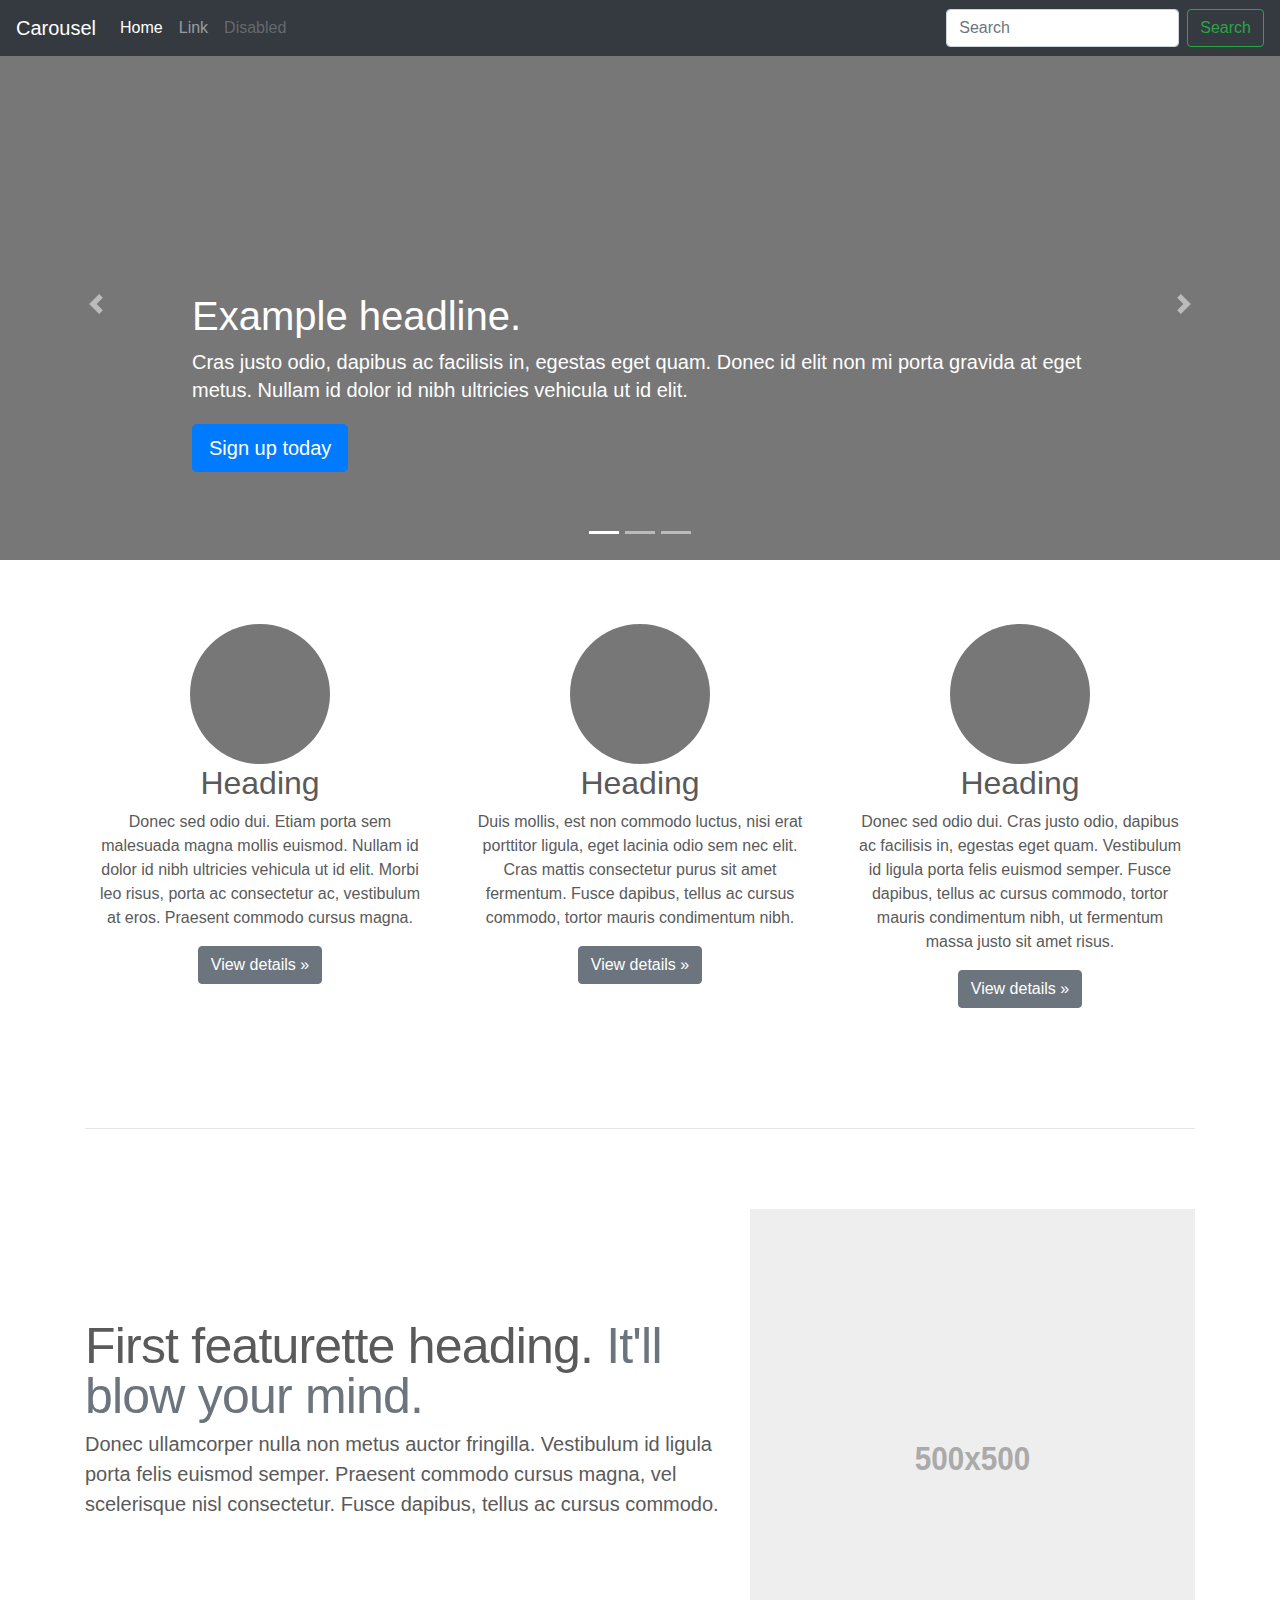
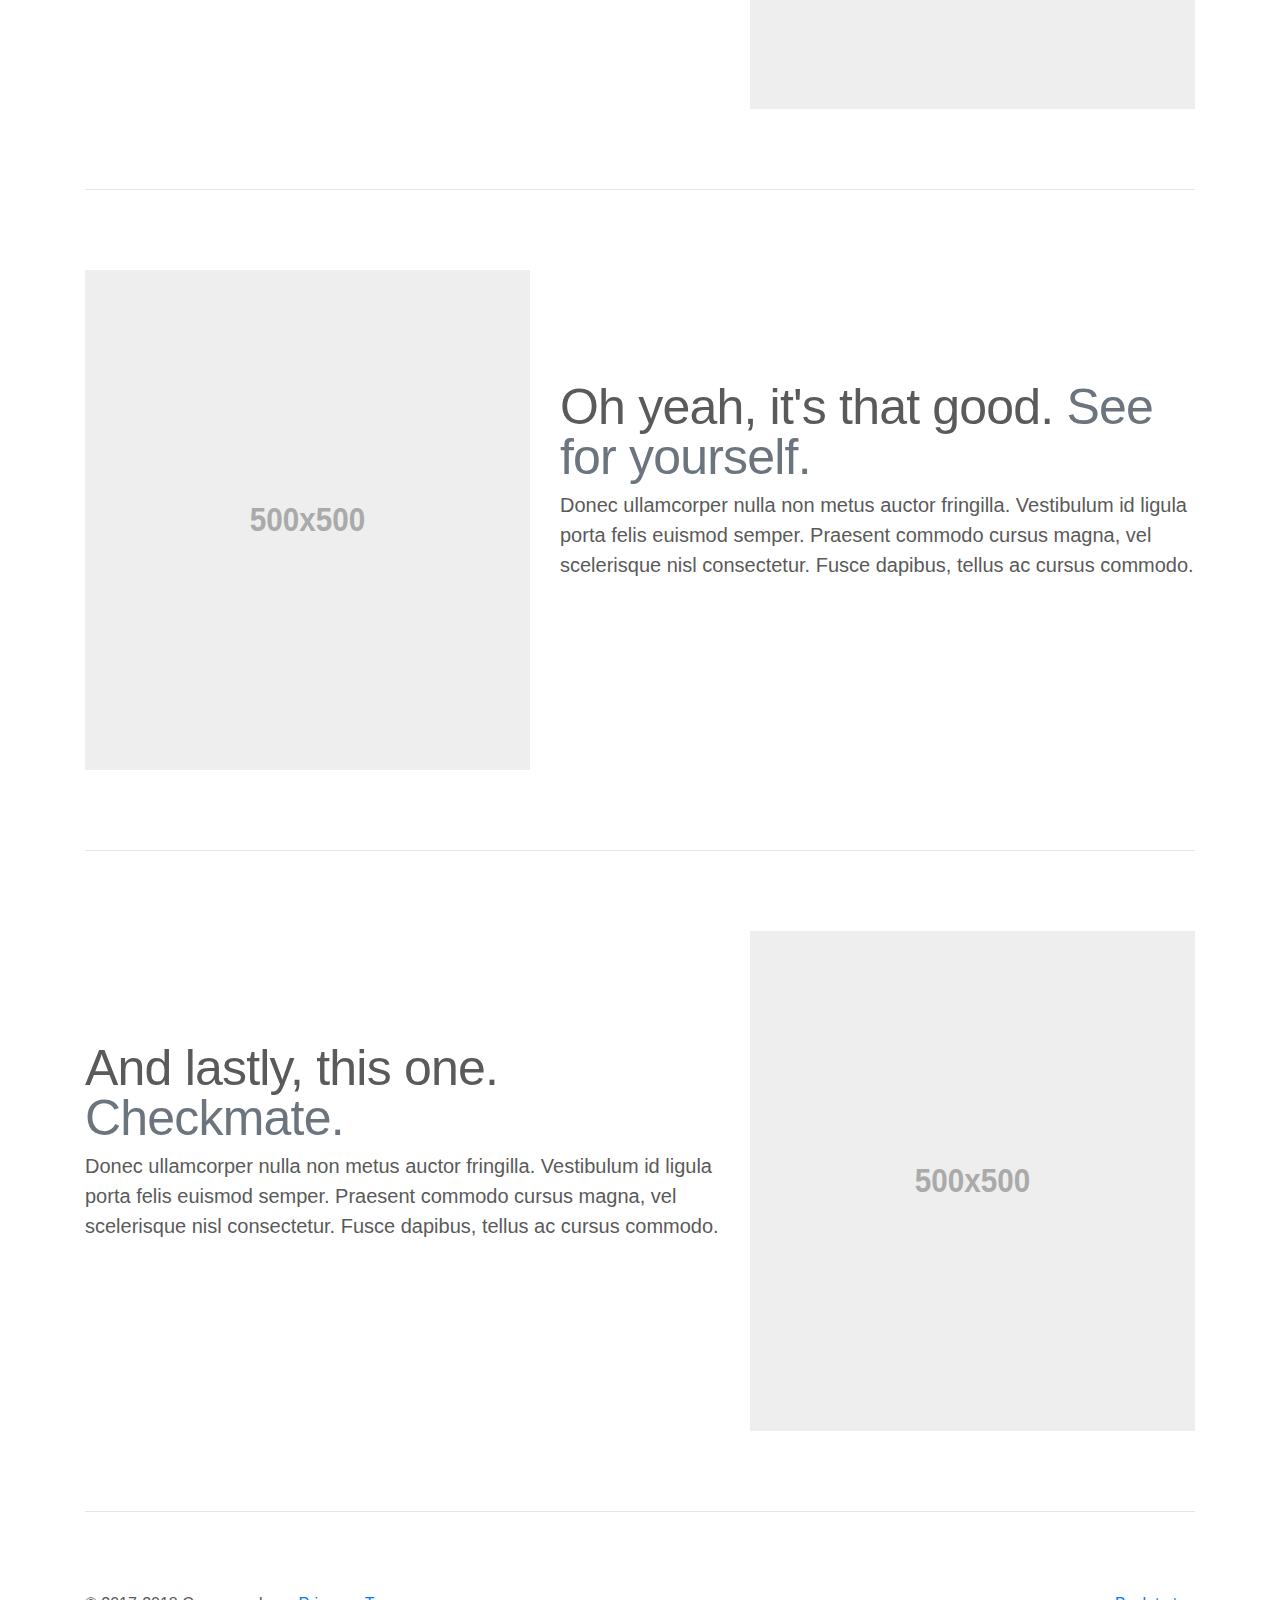
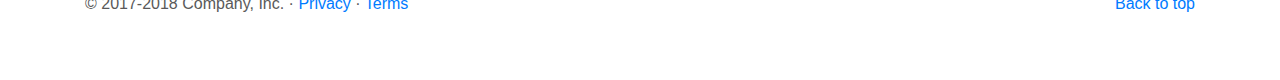
<file: bower_components/bootstrap/docs/4.0/examples/carousel/index.html>
<!doctype html>
<html lang="en">
  <head>
    <meta charset="utf-8">
    <meta name="viewport" content="width=device-width, initial-scale=1, shrink-to-fit=no">
    <meta name="description" content="">
    <meta name="author" content="">
    <link rel="icon" href="../../../../favicon.ico">

    <title>Carousel Template for Bootstrap</title>

    <!-- Bootstrap core CSS -->
    <link href="../../../../dist/css/bootstrap.min.css" rel="stylesheet">

    <!-- Custom styles for this template -->
    <link href="carousel.css" rel="stylesheet">
  </head>
  <body>

    <header>
      <nav class="navbar navbar-expand-md navbar-dark fixed-top bg-dark">
        <a class="navbar-brand" href="#">Carousel</a>
        <button class="navbar-toggler" type="button" data-toggle="collapse" data-target="#navbarCollapse" aria-controls="navbarCollapse" aria-expanded="false" aria-label="Toggle navigation">
          <span class="navbar-toggler-icon"></span>
        </button>
        <div class="collapse navbar-collapse" id="navbarCollapse">
          <ul class="navbar-nav mr-auto">
            <li class="nav-item active">
              <a class="nav-link" href="#">Home <span class="sr-only">(current)</span></a>
            </li>
            <li class="nav-item">
              <a class="nav-link" href="#">Link</a>
            </li>
            <li class="nav-item">
              <a class="nav-link disabled" href="#">Disabled</a>
            </li>
          </ul>
          <form class="form-inline mt-2 mt-md-0">
            <input class="form-control mr-sm-2" type="text" placeholder="Search" aria-label="Search">
            <button class="btn btn-outline-success my-2 my-sm-0" type="submit">Search</button>
          </form>
        </div>
      </nav>
    </header>

    <main role="main">

      <div id="myCarousel" class="carousel slide" data-ride="carousel">
        <ol class="carousel-indicators">
          <li data-target="#myCarousel" data-slide-to="0" class="active"></li>
          <li data-target="#myCarousel" data-slide-to="1"></li>
          <li data-target="#myCarousel" data-slide-to="2"></li>
        </ol>
        <div class="carousel-inner">
          <div class="carousel-item active">
            <img class="first-slide" src="[data-uri]" alt="First slide">
            <div class="container">
              <div class="carousel-caption text-left">
                <h1>Example headline.</h1>
                <p>Cras justo odio, dapibus ac facilisis in, egestas eget quam. Donec id elit non mi porta gravida at eget metus. Nullam id dolor id nibh ultricies vehicula ut id elit.</p>
                <p><a class="btn btn-lg btn-primary" href="#" role="button">Sign up today</a></p>
              </div>
            </div>
          </div>
          <div class="carousel-item">
            <img class="second-slide" src="[data-uri]" alt="Second slide">
            <div class="container">
              <div class="carousel-caption">
                <h1>Another example headline.</h1>
                <p>Cras justo odio, dapibus ac facilisis in, egestas eget quam. Donec id elit non mi porta gravida at eget metus. Nullam id dolor id nibh ultricies vehicula ut id elit.</p>
                <p><a class="btn btn-lg btn-primary" href="#" role="button">Learn more</a></p>
              </div>
            </div>
          </div>
          <div class="carousel-item">
            <img class="third-slide" src="[data-uri]" alt="Third slide">
            <div class="container">
              <div class="carousel-caption text-right">
                <h1>One more for good measure.</h1>
                <p>Cras justo odio, dapibus ac facilisis in, egestas eget quam. Donec id elit non mi porta gravida at eget metus. Nullam id dolor id nibh ultricies vehicula ut id elit.</p>
                <p><a class="btn btn-lg btn-primary" href="#" role="button">Browse gallery</a></p>
              </div>
            </div>
          </div>
        </div>
        <a class="carousel-control-prev" href="#myCarousel" role="button" data-slide="prev">
          <span class="carousel-control-prev-icon" aria-hidden="true"></span>
          <span class="sr-only">Previous</span>
        </a>
        <a class="carousel-control-next" href="#myCarousel" role="button" data-slide="next">
          <span class="carousel-control-next-icon" aria-hidden="true"></span>
          <span class="sr-only">Next</span>
        </a>
      </div>


      <!-- Marketing messaging and featurettes
      ================================================== -->
      <!-- Wrap the rest of the page in another container to center all the content. -->

      <div class="container marketing">

        <!-- Three columns of text below the carousel -->
        <div class="row">
          <div class="col-lg-4">
            <img class="rounded-circle" src="[data-uri]" alt="Generic placeholder image" width="140" height="140">
            <h2>Heading</h2>
            <p>Donec sed odio dui. Etiam porta sem malesuada magna mollis euismod. Nullam id dolor id nibh ultricies vehicula ut id elit. Morbi leo risus, porta ac consectetur ac, vestibulum at eros. Praesent commodo cursus magna.</p>
            <p><a class="btn btn-secondary" href="#" role="button">View details &raquo;</a></p>
          </div><!-- /.col-lg-4 -->
          <div class="col-lg-4">
            <img class="rounded-circle" src="[data-uri]" alt="Generic placeholder image" width="140" height="140">
            <h2>Heading</h2>
            <p>Duis mollis, est non commodo luctus, nisi erat porttitor ligula, eget lacinia odio sem nec elit. Cras mattis consectetur purus sit amet fermentum. Fusce dapibus, tellus ac cursus commodo, tortor mauris condimentum nibh.</p>
            <p><a class="btn btn-secondary" href="#" role="button">View details &raquo;</a></p>
          </div><!-- /.col-lg-4 -->
          <div class="col-lg-4">
            <img class="rounded-circle" src="[data-uri]" alt="Generic placeholder image" width="140" height="140">
            <h2>Heading</h2>
            <p>Donec sed odio dui. Cras justo odio, dapibus ac facilisis in, egestas eget quam. Vestibulum id ligula porta felis euismod semper. Fusce dapibus, tellus ac cursus commodo, tortor mauris condimentum nibh, ut fermentum massa justo sit amet risus.</p>
            <p><a class="btn btn-secondary" href="#" role="button">View details &raquo;</a></p>
          </div><!-- /.col-lg-4 -->
        </div><!-- /.row -->


        <!-- START THE FEATURETTES -->

        <hr class="featurette-divider">

        <div class="row featurette">
          <div class="col-md-7">
            <h2 class="featurette-heading">First featurette heading. <span class="text-muted">It'll blow your mind.</span></h2>
            <p class="lead">Donec ullamcorper nulla non metus auctor fringilla. Vestibulum id ligula porta felis euismod semper. Praesent commodo cursus magna, vel scelerisque nisl consectetur. Fusce dapibus, tellus ac cursus commodo.</p>
          </div>
          <div class="col-md-5">
            <img class="featurette-image img-fluid mx-auto" data-src="holder.js/500x500/auto" alt="Generic placeholder image">
          </div>
        </div>

        <hr class="featurette-divider">

        <div class="row featurette">
          <div class="col-md-7 order-md-2">
            <h2 class="featurette-heading">Oh yeah, it's that good. <span class="text-muted">See for yourself.</span></h2>
            <p class="lead">Donec ullamcorper nulla non metus auctor fringilla. Vestibulum id ligula porta felis euismod semper. Praesent commodo cursus magna, vel scelerisque nisl consectetur. Fusce dapibus, tellus ac cursus commodo.</p>
          </div>
          <div class="col-md-5 order-md-1">
            <img class="featurette-image img-fluid mx-auto" data-src="holder.js/500x500/auto" alt="Generic placeholder image">
          </div>
        </div>

        <hr class="featurette-divider">

        <div class="row featurette">
          <div class="col-md-7">
            <h2 class="featurette-heading">And lastly, this one. <span class="text-muted">Checkmate.</span></h2>
            <p class="lead">Donec ullamcorper nulla non metus auctor fringilla. Vestibulum id ligula porta felis euismod semper. Praesent commodo cursus magna, vel scelerisque nisl consectetur. Fusce dapibus, tellus ac cursus commodo.</p>
          </div>
          <div class="col-md-5">
            <img class="featurette-image img-fluid mx-auto" data-src="holder.js/500x500/auto" alt="Generic placeholder image">
          </div>
        </div>

        <hr class="featurette-divider">

        <!-- /END THE FEATURETTES -->

      </div><!-- /.container -->


      <!-- FOOTER -->
      <footer class="container">
        <p class="float-right"><a href="#">Back to top</a></p>
        <p>&copy; 2017-2018 Company, Inc. &middot; <a href="#">Privacy</a> &middot; <a href="#">Terms</a></p>
      </footer>
    </main>

    <!-- Bootstrap core JavaScript
    ================================================== -->
    <!-- Placed at the end of the document so the pages load faster -->
    <script src="https://code.jquery.com/jquery-3.2.1.slim.min.js" integrity="sha384-KJ3o2DKtIkvYIK3UENzmM7KCkRr/rE9/Qpg6aAZGJwFDMVNA/GpGFF93hXpG5KkN" crossorigin="anonymous"></script>
    <script>window.jQuery || document.write('<script src="../../../../assets/js/vendor/jquery-slim.min.js"><\/script>')</script>
    <script src="../../../../assets/js/vendor/popper.min.js"></script>
    <script src="../../../../dist/js/bootstrap.min.js"></script>
    <!-- Just to make our placeholder images work. Don't actually copy the next line! -->
    <script src="../../../../assets/js/vendor/holder.min.js"></script>
  </body>
</html>
</file>
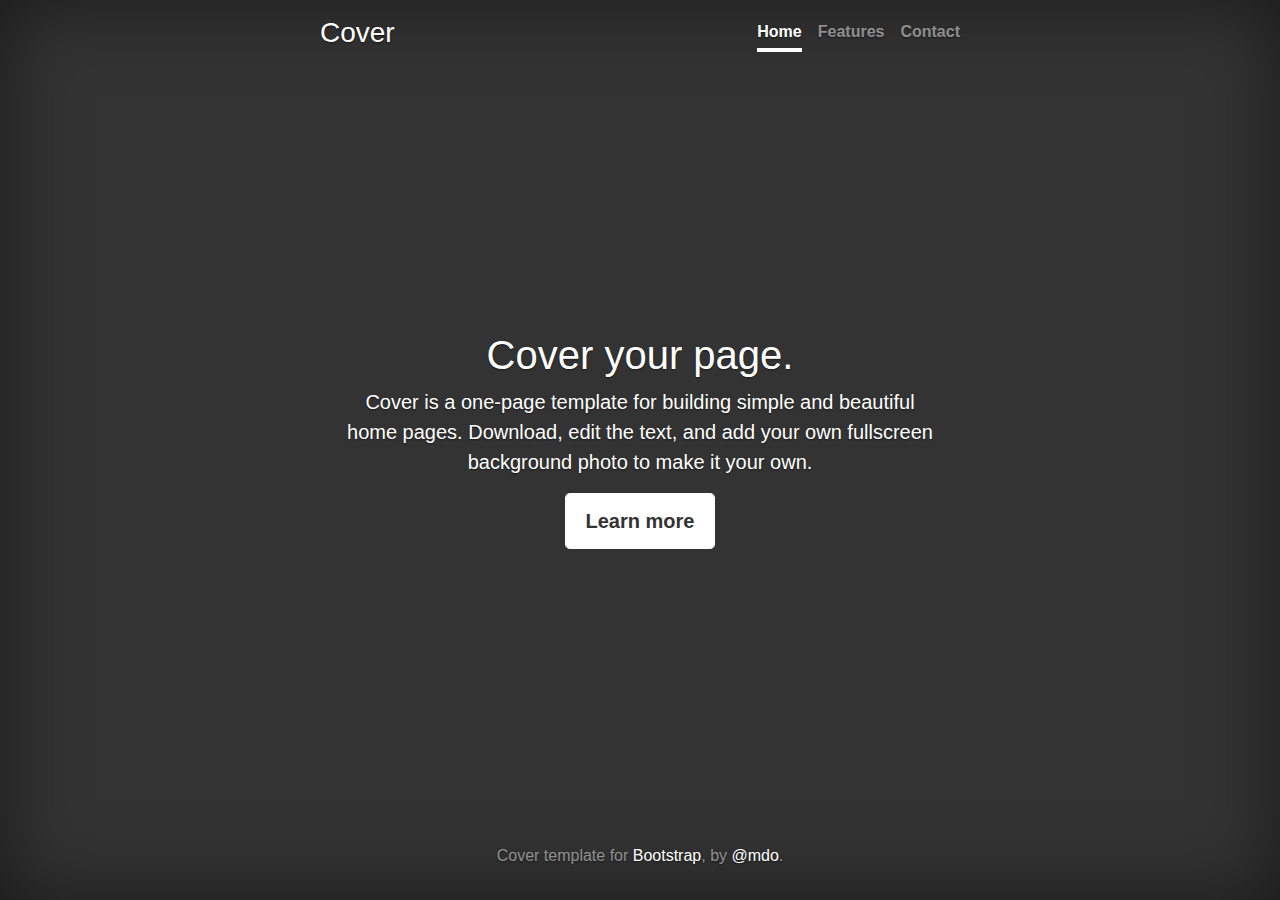
<file: bower_components/bootstrap/docs/4.0/examples/cover/index.html>
<!doctype html>
<html lang="en">
  <head>
    <meta charset="utf-8">
    <meta name="viewport" content="width=device-width, initial-scale=1, shrink-to-fit=no">
    <meta name="description" content="">
    <meta name="author" content="">
    <link rel="icon" href="../../../../favicon.ico">

    <title>Cover Template for Bootstrap</title>

    <!-- Bootstrap core CSS -->
    <link href="../../../../dist/css/bootstrap.min.css" rel="stylesheet">

    <!-- Custom styles for this template -->
    <link href="cover.css" rel="stylesheet">
  </head>

  <body class="text-center">

    <div class="cover-container d-flex h-100 p-3 mx-auto flex-column">
      <header class="masthead mb-auto">
        <div class="inner">
          <h3 class="masthead-brand">Cover</h3>
          <nav class="nav nav-masthead justify-content-center">
            <a class="nav-link active" href="#">Home</a>
            <a class="nav-link" href="#">Features</a>
            <a class="nav-link" href="#">Contact</a>
          </nav>
        </div>
      </header>

      <main role="main" class="inner cover">
        <h1 class="cover-heading">Cover your page.</h1>
        <p class="lead">Cover is a one-page template for building simple and beautiful home pages. Download, edit the text, and add your own fullscreen background photo to make it your own.</p>
        <p class="lead">
          <a href="#" class="btn btn-lg btn-secondary">Learn more</a>
        </p>
      </main>

      <footer class="mastfoot mt-auto">
        <div class="inner">
          <p>Cover template for <a href="https://getbootstrap.com/">Bootstrap</a>, by <a href="https://twitter.com/mdo">@mdo</a>.</p>
        </div>
      </footer>
    </div>


    <!-- Bootstrap core JavaScript
    ================================================== -->
    <!-- Placed at the end of the document so the pages load faster -->
    <script src="https://code.jquery.com/jquery-3.2.1.slim.min.js" integrity="sha384-KJ3o2DKtIkvYIK3UENzmM7KCkRr/rE9/Qpg6aAZGJwFDMVNA/GpGFF93hXpG5KkN" crossorigin="anonymous"></script>
    <script>window.jQuery || document.write('<script src="../../../../assets/js/vendor/jquery-slim.min.js"><\/script>')</script>
    <script src="../../../../assets/js/vendor/popper.min.js"></script>
    <script src="../../../../dist/js/bootstrap.min.js"></script>
  </body>
</html>
</file>
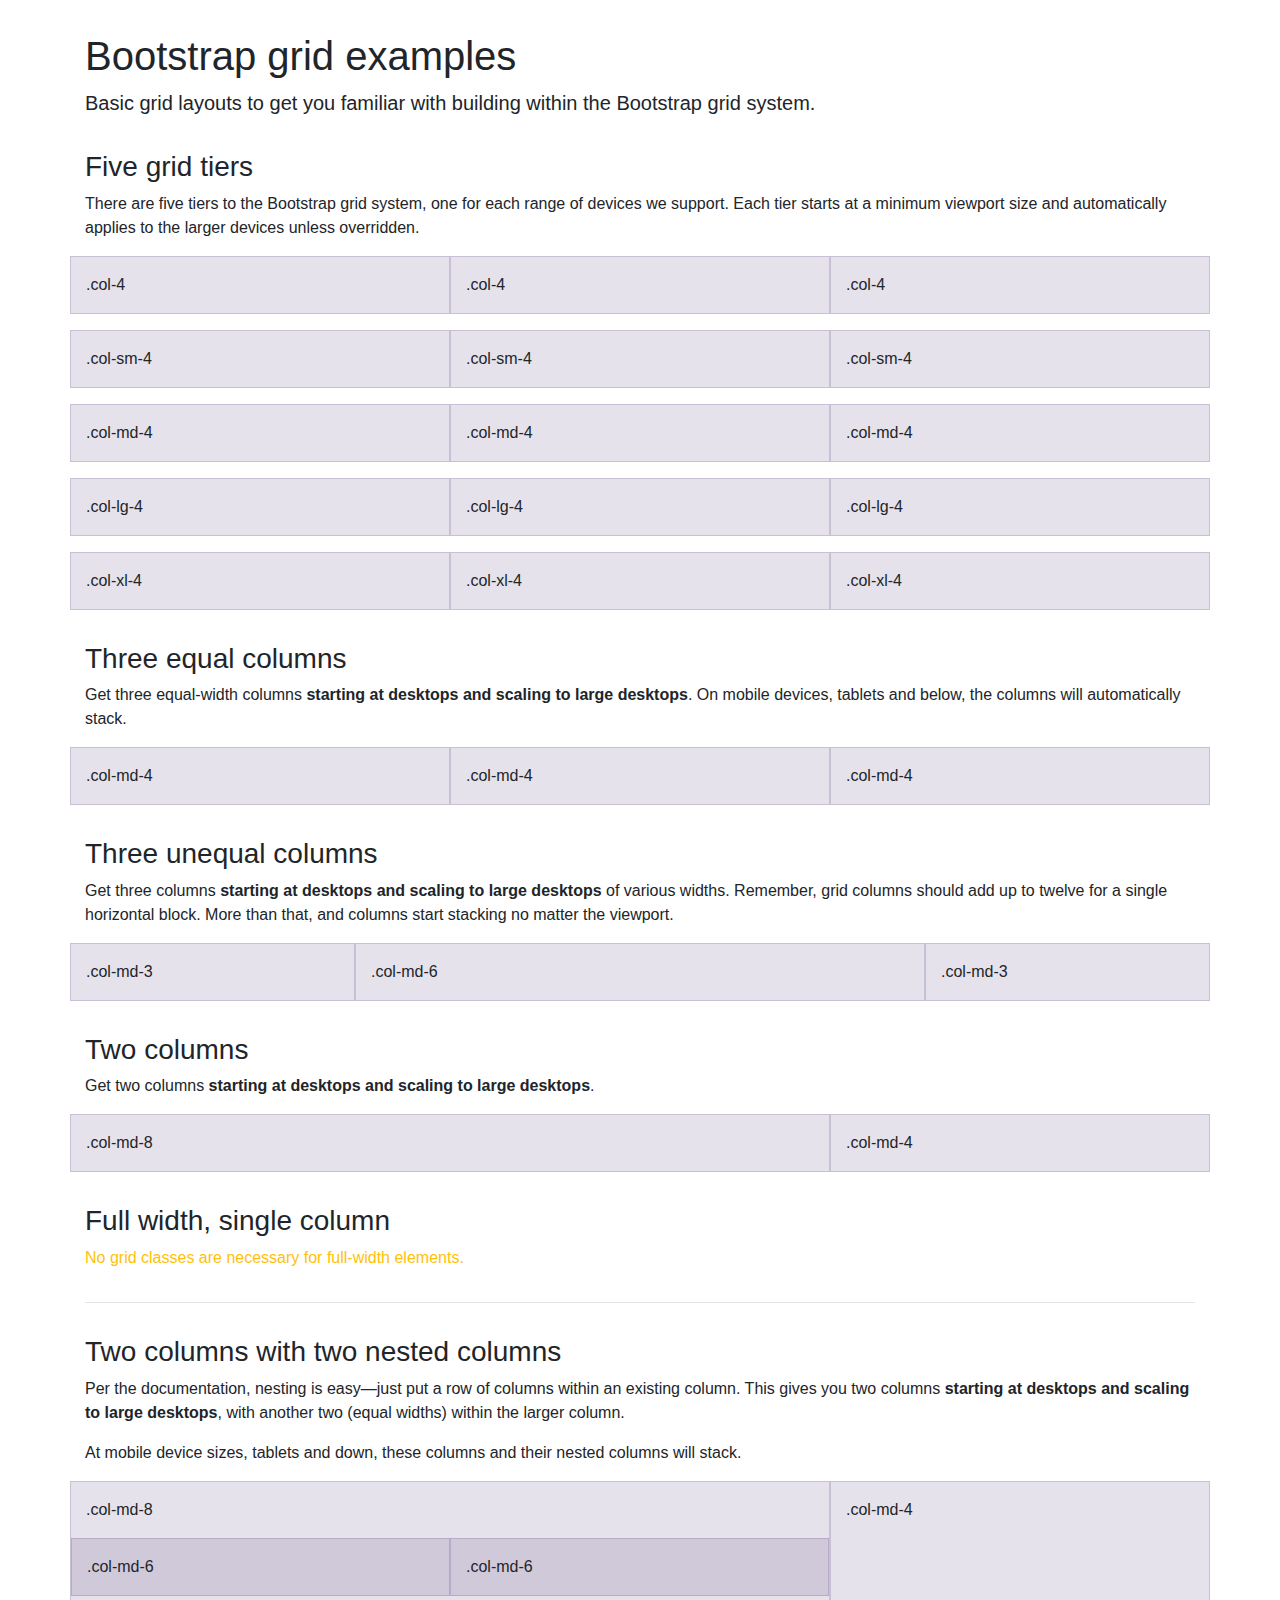
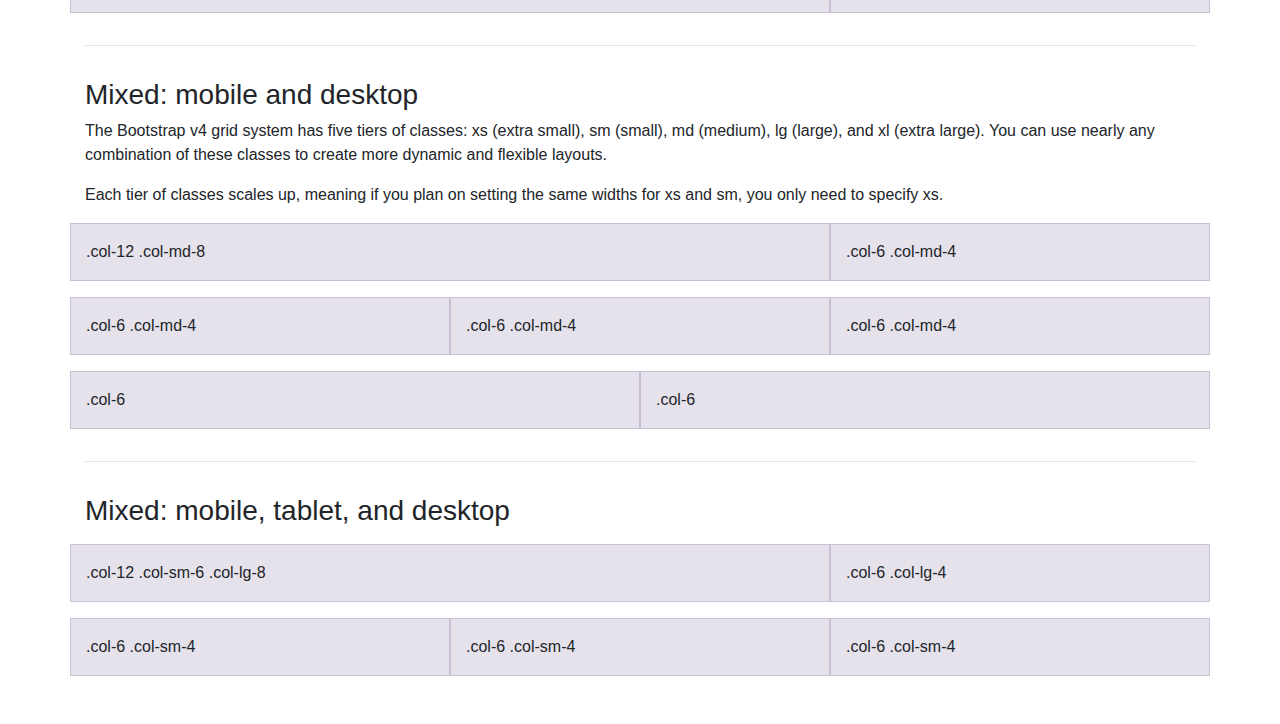
<file: bower_components/bootstrap/docs/4.0/examples/grid/index.html>
<!doctype html>
<html lang="en">
  <head>
    <meta charset="utf-8">
    <meta name="viewport" content="width=device-width, initial-scale=1, shrink-to-fit=no">
    <meta name="description" content="">
    <meta name="author" content="">
    <link rel="icon" href="../../../../favicon.ico">

    <title>Grid Template for Bootstrap</title>

    <!-- Bootstrap core CSS -->
    <link href="../../../../dist/css/bootstrap.min.css" rel="stylesheet">

    <!-- Custom styles for this template -->
    <link href="grid.css" rel="stylesheet">
  </head>

  <body>
    <div class="container">

      <h1>Bootstrap grid examples</h1>
      <p class="lead">Basic grid layouts to get you familiar with building within the Bootstrap grid system.</p>

      <h3>Five grid tiers</h3>
      <p>There are five tiers to the Bootstrap grid system, one for each range of devices we support. Each tier starts at a minimum viewport size and automatically applies to the larger devices unless overridden.</p>

      <div class="row">
        <div class="col-4">.col-4</div>
        <div class="col-4">.col-4</div>
        <div class="col-4">.col-4</div>
      </div>

      <div class="row">
        <div class="col-sm-4">.col-sm-4</div>
        <div class="col-sm-4">.col-sm-4</div>
        <div class="col-sm-4">.col-sm-4</div>
      </div>

      <div class="row">
        <div class="col-md-4">.col-md-4</div>
        <div class="col-md-4">.col-md-4</div>
        <div class="col-md-4">.col-md-4</div>
      </div>

      <div class="row">
        <div class="col-lg-4">.col-lg-4</div>
        <div class="col-lg-4">.col-lg-4</div>
        <div class="col-lg-4">.col-lg-4</div>
      </div>

      <div class="row">
        <div class="col-xl-4">.col-xl-4</div>
        <div class="col-xl-4">.col-xl-4</div>
        <div class="col-xl-4">.col-xl-4</div>
      </div>

      <h3>Three equal columns</h3>
      <p>Get three equal-width columns <strong>starting at desktops and scaling to large desktops</strong>. On mobile devices, tablets and below, the columns will automatically stack.</p>
      <div class="row">
        <div class="col-md-4">.col-md-4</div>
        <div class="col-md-4">.col-md-4</div>
        <div class="col-md-4">.col-md-4</div>
      </div>

      <h3>Three unequal columns</h3>
      <p>Get three columns <strong>starting at desktops and scaling to large desktops</strong> of various widths. Remember, grid columns should add up to twelve for a single horizontal block. More than that, and columns start stacking no matter the viewport.</p>
      <div class="row">
        <div class="col-md-3">.col-md-3</div>
        <div class="col-md-6">.col-md-6</div>
        <div class="col-md-3">.col-md-3</div>
      </div>

      <h3>Two columns</h3>
      <p>Get two columns <strong>starting at desktops and scaling to large desktops</strong>.</p>
      <div class="row">
        <div class="col-md-8">.col-md-8</div>
        <div class="col-md-4">.col-md-4</div>
      </div>

      <h3>Full width, single column</h3>
      <p class="text-warning">No grid classes are necessary for full-width elements.</p>

      <hr>

      <h3>Two columns with two nested columns</h3>
      <p>Per the documentation, nesting is easy—just put a row of columns within an existing column. This gives you two columns <strong>starting at desktops and scaling to large desktops</strong>, with another two (equal widths) within the larger column.</p>
      <p>At mobile device sizes, tablets and down, these columns and their nested columns will stack.</p>
      <div class="row">
        <div class="col-md-8">
          .col-md-8
          <div class="row">
            <div class="col-md-6">.col-md-6</div>
            <div class="col-md-6">.col-md-6</div>
          </div>
        </div>
        <div class="col-md-4">.col-md-4</div>
      </div>

      <hr>

      <h3>Mixed: mobile and desktop</h3>
      <p>The Bootstrap v4 grid system has five tiers of classes: xs (extra small), sm (small), md (medium), lg (large), and xl (extra large). You can use nearly any combination of these classes to create more dynamic and flexible layouts.</p>
      <p>Each tier of classes scales up, meaning if you plan on setting the same widths for xs and sm, you only need to specify xs.</p>
      <div class="row">
        <div class="col-12 col-md-8">.col-12 .col-md-8</div>
        <div class="col-6 col-md-4">.col-6 .col-md-4</div>
      </div>
      <div class="row">
        <div class="col-6 col-md-4">.col-6 .col-md-4</div>
        <div class="col-6 col-md-4">.col-6 .col-md-4</div>
        <div class="col-6 col-md-4">.col-6 .col-md-4</div>
      </div>
      <div class="row">
        <div class="col-6">.col-6</div>
        <div class="col-6">.col-6</div>
      </div>

      <hr>

      <h3>Mixed: mobile, tablet, and desktop</h3>
      <p></p>
      <div class="row">
        <div class="col-12 col-sm-6 col-lg-8">.col-12 .col-sm-6 .col-lg-8</div>
        <div class="col-6 col-lg-4">.col-6 .col-lg-4</div>
      </div>
      <div class="row">
        <div class="col-6 col-sm-4">.col-6 .col-sm-4</div>
        <div class="col-6 col-sm-4">.col-6 .col-sm-4</div>
        <div class="col-6 col-sm-4">.col-6 .col-sm-4</div>
      </div>

    </div> <!-- /container -->
  </body>
</html>
</file>
<file: css/editar-horario.css>
#accordion {
  width: 100%;
  background-color: rgb(158, 158, 158);
  color: darkgray;
}

.card {
  border: 0;
}


.box {
  padding: 20px 40px;
}

.tools {
  height: 100%;
}

#accordion .btn-link, .btn-link:hover, .btn-link:focus {
  color: white;
  text-decoration: none;
  padding: 10px;
  width: 100%;
  height: 100%;
}

#accordion .card-header {
  background: rgb(158, 158, 158);
  padding: 0;
}

#accordion .card-body {
  padding: 0;
}

#accordion .card-body .list-group .list-group-item {
  cursor: pointer;
}

#accordion .card-body .list-group .list-group-item:hover {
  box-shadow: 1px 1px 1px 1px #eee;
}

#accordion .card-body .list-group .list-group-item.selected {
  background: black;
}

.cell {
  position: relative;
  word-break: break-word;
  width: 16%;
  color: #198400;
}

.cell a {
  display: block;
}

.cell > .indicator {
  position: absolute;
  right: 10px;
  bottom: 10px;
}

.indicator {
  width: 10px;
  height: 10px;
  border-radius: 50%;
  cursor: pointer;
  display: inline-block;
}

.close {
  position: absolute;
  right: 5px;
  top: 5px;
  cursor: pointer;
}

.indicator.red {
  background: red;
}

.indicator.yellow {
  background: yellow;
}

.indicator.green {
  background: green;
}

.hidden {
  display: none;
}

.context-menu {
  position: absolute;
  top: 50%;
  left: 50%;
  z-index: 100;

  padding: 20px;
  width: 200%;
  background: white;
  border: solid 1px darkgray;
  color: black;
}

.indicator-chooser {
  position: absolute;
  top: 0;
  left: 100%;
  z-index: 100;

  padding: 20px;
  background: white;
  border: solid 1px darkgray;
  color: black;
}
</file>
<file: css/index.css>
.aceptar-btn{
	padding-top: 25px; 
}


.invitado{
	padding-top: 50px;
}

.btn:active{
  background-color: yellow;
}
</file>
<file: bower_components/bootstrap/docs/4.0/examples/album/album.css>
:root {
  --jumbotron-padding-y: 3rem;
}

.jumbotron {
  padding-top: var(--jumbotron-padding-y);
  padding-bottom: var(--jumbotron-padding-y);
  margin-bottom: 0;
  background-color: #fff;
}
@media (min-width: 768px) {
  .jumbotron {
    padding-top: calc(var(--jumbotron-padding-y) * 2);
    padding-bottom: calc(var(--jumbotron-padding-y) * 2);
  }
}

.jumbotron p:last-child {
  margin-bottom: 0;
}

.jumbotron-heading {
  font-weight: 300;
}

.jumbotron .container {
  max-width: 40rem;
}

footer {
  padding-top: 3rem;
  padding-bottom: 3rem;
}

footer p {
  margin-bottom: .25rem;
}

.box-shadow { box-shadow: 0 .25rem .75rem rgba(0, 0, 0, .05); }
</file>
<file: bower_components/bootstrap/docs/4.0/examples/blog/blog.css>
/* stylelint-disable selector-list-comma-newline-after */

.blog-header {
  line-height: 1;
  border-bottom: 1px solid #e5e5e5;
}

.blog-header-logo {
  font-family: "Playfair Display", Georgia, "Times New Roman", serif;
  font-size: 2.25rem;
}

.blog-header-logo:hover {
  text-decoration: none;
}

h1, h2, h3, h4, h5, h6 {
  font-family: "Playfair Display", Georgia, "Times New Roman", serif;
}

.display-4 {
  font-size: 2.5rem;
}
@media (min-width: 768px) {
  .display-4 {
    font-size: 3rem;
  }
}

.nav-scroller {
  position: relative;
  z-index: 2;
  height: 2.75rem;
  overflow-y: hidden;
}

.nav-scroller .nav {
  display: -webkit-box;
  display: -ms-flexbox;
  display: flex;
  -ms-flex-wrap: nowrap;
  flex-wrap: nowrap;
  padding-bottom: 1rem;
  margin-top: -1px;
  overflow-x: auto;
  text-align: center;
  white-space: nowrap;
  -webkit-overflow-scrolling: touch;
}

.nav-scroller .nav-link {
  padding-top: .75rem;
  padding-bottom: .75rem;
  font-size: .875rem;
}

.card-img-right {
  height: 100%;
  border-radius: 0 3px 3px 0;
}

.flex-auto {
  -ms-flex: 0 0 auto;
  -webkit-box-flex: 0;
  flex: 0 0 auto;
}

.h-250 { height: 250px; }
@media (min-width: 768px) {
  .h-md-250 { height: 250px; }
}

.border-top { border-top: 1px solid #e5e5e5; }
.border-bottom { border-bottom: 1px solid #e5e5e5; }

.box-shadow { box-shadow: 0 .25rem .75rem rgba(0, 0, 0, .05); }

/*
 * Blog name and description
 */
.blog-title {
  margin-bottom: 0;
  font-size: 2rem;
  font-weight: 400;
}
.blog-description {
  font-size: 1.1rem;
  color: #999;
}

@media (min-width: 40em) {
  .blog-title {
    font-size: 3.5rem;
  }
}

/* Pagination */
.blog-pagination {
  margin-bottom: 4rem;
}
.blog-pagination > .btn {
  border-radius: 2rem;
}

/*
 * Blog posts
 */
.blog-post {
  margin-bottom: 4rem;
}
.blog-post-title {
  margin-bottom: .25rem;
  font-size: 2.5rem;
}
.blog-post-meta {
  margin-bottom: 1.25rem;
  color: #999;
}

/*
 * Footer
 */
.blog-footer {
  padding: 2.5rem 0;
  color: #999;
  text-align: center;
  background-color: #f9f9f9;
  border-top: .05rem solid #e5e5e5;
}
.blog-footer p:last-child {
  margin-bottom: 0;
}
</file>
<file: bower_components/bootstrap/docs/4.0/examples/carousel/carousel.css>
/* GLOBAL STYLES
-------------------------------------------------- */
/* Padding below the footer and lighter body text */

body {
  padding-top: 3rem;
  padding-bottom: 3rem;
  color: #5a5a5a;
}


/* CUSTOMIZE THE CAROUSEL
-------------------------------------------------- */

/* Carousel base class */
.carousel {
  margin-bottom: 4rem;
}
/* Since positioning the image, we need to help out the caption */
.carousel-caption {
  bottom: 3rem;
  z-index: 10;
}

/* Declare heights because of positioning of img element */
.carousel-item {
  height: 32rem;
  background-color: #777;
}
.carousel-item > img {
  position: absolute;
  top: 0;
  left: 0;
  min-width: 100%;
  height: 32rem;
}


/* MARKETING CONTENT
-------------------------------------------------- */

/* Center align the text within the three columns below the carousel */
.marketing .col-lg-4 {
  margin-bottom: 1.5rem;
  text-align: center;
}
.marketing h2 {
  font-weight: 400;
}
.marketing .col-lg-4 p {
  margin-right: .75rem;
  margin-left: .75rem;
}


/* Featurettes
------------------------- */

.featurette-divider {
  margin: 5rem 0; /* Space out the Bootstrap <hr> more */
}

/* Thin out the marketing headings */
.featurette-heading {
  font-weight: 300;
  line-height: 1;
  letter-spacing: -.05rem;
}


/* RESPONSIVE CSS
-------------------------------------------------- */

@media (min-width: 40em) {
  /* Bump up size of carousel content */
  .carousel-caption p {
    margin-bottom: 1.25rem;
    font-size: 1.25rem;
    line-height: 1.4;
  }

  .featurette-heading {
    font-size: 50px;
  }
}

@media (min-width: 62em) {
  .featurette-heading {
    margin-top: 7rem;
  }
}
</file>
<file: bower_components/bootstrap/docs/4.0/examples/cover/cover.css>
/*
 * Globals
 */

/* Links */
a,
a:focus,
a:hover {
  color: #fff;
}

/* Custom default button */
.btn-secondary,
.btn-secondary:hover,
.btn-secondary:focus {
  color: #333;
  text-shadow: none; /* Prevent inheritance from `body` */
  background-color: #fff;
  border: .05rem solid #fff;
}


/*
 * Base structure
 */

html,
body {
  height: 100%;
  background-color: #333;
}

body {
  display: -ms-flexbox;
  display: -webkit-box;
  display: flex;
  -ms-flex-pack: center;
  -webkit-box-pack: center;
  justify-content: center;
  color: #fff;
  text-shadow: 0 .05rem .1rem rgba(0, 0, 0, .5);
  box-shadow: inset 0 0 5rem rgba(0, 0, 0, .5);
}

.cover-container {
  max-width: 42em;
}


/*
 * Header
 */
.masthead {
  margin-bottom: 2rem;
}

.masthead-brand {
  margin-bottom: 0;
}

.nav-masthead .nav-link {
  padding: .25rem 0;
  font-weight: 700;
  color: rgba(255, 255, 255, .5);
  background-color: transparent;
  border-bottom: .25rem solid transparent;
}

.nav-masthead .nav-link:hover,
.nav-masthead .nav-link:focus {
  border-bottom-color: rgba(255, 255, 255, .25);
}

.nav-masthead .nav-link + .nav-link {
  margin-left: 1rem;
}

.nav-masthead .active {
  color: #fff;
  border-bottom-color: #fff;
}

@media (min-width: 48em) {
  .masthead-brand {
    float: left;
  }
  .nav-masthead {
    float: right;
  }
}


/*
 * Cover
 */
.cover {
  padding: 0 1.5rem;
}
.cover .btn-lg {
  padding: .75rem 1.25rem;
  font-weight: 700;
}


/*
 * Footer
 */
.mastfoot {
  color: rgba(255, 255, 255, .5);
}
</file>
<file: bower_components/bootstrap/docs/4.0/examples/grid/grid.css>
body {
  padding-top: 2rem;
  padding-bottom: 2rem;
}

h3 {
  margin-top: 2rem;
}

.row {
  margin-bottom: 1rem;
}
.row .row {
  margin-top: 1rem;
  margin-bottom: 0;
}
[class*="col-"] {
  padding-top: 1rem;
  padding-bottom: 1rem;
  background-color: rgba(86, 61, 124, .15);
  border: 1px solid rgba(86, 61, 124, .2);
}

hr {
  margin-top: 2rem;
  margin-bottom: 2rem;
}
</file>
<file: bower_components/bootstrap/js/tests/vendor/qunit.css>
/*!
 * QUnit 2.4.1
 * https://qunitjs.com/
 *
 * Copyright jQuery Foundation and other contributors
 * Released under the MIT license
 * https://jquery.org/license
 *
 * Date: 2017-10-22T05:12Z
 */

/** Font Family and Sizes */

#qunit-tests, #qunit-header, #qunit-banner, #qunit-testrunner-toolbar, #qunit-filteredTest, #qunit-userAgent, #qunit-testresult {
	font-family: "Helvetica Neue Light", "HelveticaNeue-Light", "Helvetica Neue", Calibri, Helvetica, Arial, sans-serif;
}

#qunit-testrunner-toolbar, #qunit-filteredTest, #qunit-userAgent, #qunit-testresult, #qunit-tests li { font-size: small; }
#qunit-tests { font-size: smaller; }


/** Resets */

#qunit-tests, #qunit-header, #qunit-banner, #qunit-filteredTest, #qunit-userAgent, #qunit-testresult, #qunit-modulefilter {
	margin: 0;
	padding: 0;
}


/** Header (excluding toolbar) */

#qunit-header {
	padding: 0.5em 0 0.5em 1em;

	color: #8699A4;
	background-color: #0D3349;

	font-size: 1.5em;
	line-height: 1em;
	font-weight: 400;

	border-radius: 5px 5px 0 0;
}

#qunit-header a {
	text-decoration: none;
	color: #C2CCD1;
}

#qunit-header a:hover,
#qunit-header a:focus {
	color: #FFF;
}

#qunit-banner {
	height: 5px;
}

#qunit-filteredTest {
	padding: 0.5em 1em 0.5em 1em;
	color: #366097;
	background-color: #F4FF77;
}

#qunit-userAgent {
	padding: 0.5em 1em 0.5em 1em;
	color: #FFF;
	background-color: #2B81AF;
	text-shadow: rgba(0, 0, 0, 0.5) 2px 2px 1px;
}


/** Toolbar */

#qunit-testrunner-toolbar {
	padding: 0.5em 1em 0.5em 1em;
	color: #5E740B;
	background-color: #EEE;
}

#qunit-testrunner-toolbar .clearfix {
	height: 0;
	clear: both;
}

#qunit-testrunner-toolbar label {
	display: inline-block;
}

#qunit-testrunner-toolbar input[type=checkbox],
#qunit-testrunner-toolbar input[type=radio] {
	margin: 3px;
	vertical-align: -2px;
}

#qunit-testrunner-toolbar input[type=text] {
	box-sizing: border-box;
	height: 1.6em;
}

.qunit-url-config,
.qunit-filter,
#qunit-modulefilter {
	display: inline-block;
	line-height: 2.1em;
}

.qunit-filter,
#qunit-modulefilter {
	float: right;
	position: relative;
	margin-left: 1em;
}

.qunit-url-config label {
	margin-right: 0.5em;
}

#qunit-modulefilter-search {
	box-sizing: border-box;
	width: 400px;
}

#qunit-modulefilter-search-container:after {
	position: absolute;
	right: 0.3em;
	content: "\25bc";
	color: black;
}

#qunit-modulefilter-dropdown {
	/* align with #qunit-modulefilter-search */
	box-sizing: border-box;
	width: 400px;
	position: absolute;
	right: 0;
	top: 50%;
	margin-top: 0.8em;

	border: 1px solid #D3D3D3;
	border-top: none;
	border-radius: 0 0 .25em .25em;
	color: #000;
	background-color: #F5F5F5;
	z-index: 99;
}

#qunit-modulefilter-dropdown a {
	color: inherit;
	text-decoration: none;
}

#qunit-modulefilter-dropdown .clickable.checked {
	font-weight: bold;
	color: #000;
	background-color: #D2E0E6;
}

#qunit-modulefilter-dropdown .clickable:hover {
	color: #FFF;
	background-color: #0D3349;
}

#qunit-modulefilter-actions {
	display: block;
	overflow: auto;

	/* align with #qunit-modulefilter-dropdown-list */
	font: smaller/1.5em sans-serif;
}

#qunit-modulefilter-dropdown #qunit-modulefilter-actions > * {
	box-sizing: border-box;
	max-height: 2.8em;
	display: block;
	padding: 0.4em;
}

#qunit-modulefilter-dropdown #qunit-modulefilter-actions > button {
	float: right;
	font: inherit;
}

#qunit-modulefilter-dropdown #qunit-modulefilter-actions > :last-child {
	/* insert padding to align with checkbox margins */
	padding-left: 3px;
}

#qunit-modulefilter-dropdown-list {
	max-height: 200px;
	overflow-y: auto;
	margin: 0;
	border-top: 2px groove threedhighlight;
	padding: 0.4em 0 0;
	font: smaller/1.5em sans-serif;
}

#qunit-modulefilter-dropdown-list li {
	white-space: nowrap;
	overflow: hidden;
	text-overflow: ellipsis;
}

#qunit-modulefilter-dropdown-list .clickable {
	display: block;
	padding-left: 0.15em;
}


/** Tests: Pass/Fail */

#qunit-tests {
	list-style-position: inside;
}

#qunit-tests li {
	padding: 0.4em 1em 0.4em 1em;
	border-bottom: 1px solid #FFF;
	list-style-position: inside;
}

#qunit-tests > li {
	display: none;
}

#qunit-tests li.running,
#qunit-tests li.pass,
#qunit-tests li.fail,
#qunit-tests li.skipped,
#qunit-tests li.aborted {
	display: list-item;
}

#qunit-tests.hidepass {
	position: relative;
}

#qunit-tests.hidepass li.running,
#qunit-tests.hidepass li.pass:not(.todo) {
	visibility: hidden;
	position: absolute;
	width:   0;
	height:  0;
	padding: 0;
	border:  0;
	margin:  0;
}

#qunit-tests li strong {
	cursor: pointer;
}

#qunit-tests li.skipped strong {
	cursor: default;
}

#qunit-tests li a {
	padding: 0.5em;
	color: #C2CCD1;
	text-decoration: none;
}

#qunit-tests li p a {
	padding: 0.25em;
	color: #6B6464;
}
#qunit-tests li a:hover,
#qunit-tests li a:focus {
	color: #000;
}

#qunit-tests li .runtime {
	float: right;
	font-size: smaller;
}

.qunit-assert-list {
	margin-top: 0.5em;
	padding: 0.5em;

	background-color: #FFF;

	border-radius: 5px;
}

.qunit-source {
	margin: 0.6em 0 0.3em;
}

.qunit-collapsed {
	display: none;
}

#qunit-tests table {
	border-collapse: collapse;
	margin-top: 0.2em;
}

#qunit-tests th {
	text-align: right;
	vertical-align: top;
	padding: 0 0.5em 0 0;
}

#qunit-tests td {
	vertical-align: top;
}

#qunit-tests pre {
	margin: 0;
	white-space: pre-wrap;
	word-wrap: break-word;
}

#qunit-tests del {
	color: #374E0C;
	background-color: #E0F2BE;
	text-decoration: none;
}

#qunit-tests ins {
	color: #500;
	background-color: #FFCACA;
	text-decoration: none;
}

/*** Test Counts */

#qunit-tests b.counts                       { color: #000; }
#qunit-tests b.passed                       { color: #5E740B; }
#qunit-tests b.failed                       { color: #710909; }

#qunit-tests li li {
	padding: 5px;
	background-color: #FFF;
	border-bottom: none;
	list-style-position: inside;
}

/*** Passing Styles */

#qunit-tests li li.pass {
	color: #3C510C;
	background-color: #FFF;
	border-left: 10px solid #C6E746;
}

#qunit-tests .pass                          { color: #528CE0; background-color: #D2E0E6; }
#qunit-tests .pass .test-name               { color: #366097; }

#qunit-tests .pass .test-actual,
#qunit-tests .pass .test-expected           { color: #999; }

#qunit-banner.qunit-pass                    { background-color: #C6E746; }

/*** Failing Styles */

#qunit-tests li li.fail {
	color: #710909;
	background-color: #FFF;
	border-left: 10px solid #EE5757;
	white-space: pre;
}

#qunit-tests > li:last-child {
	border-radius: 0 0 5px 5px;
}

#qunit-tests .fail                          { color: #000; background-color: #EE5757; }
#qunit-tests .fail .test-name,
#qunit-tests .fail .module-name             { color: #000; }

#qunit-tests .fail .test-actual             { color: #EE5757; }
#qunit-tests .fail .test-expected           { color: #008000; }

#qunit-banner.qunit-fail                    { background-color: #EE5757; }


/*** Aborted tests */
#qunit-tests .aborted { color: #000; background-color: orange; }
/*** Skipped tests */

#qunit-tests .skipped {
	background-color: #EBECE9;
}

#qunit-tests .qunit-todo-label,
#qunit-tests .qunit-skipped-label {
	background-color: #F4FF77;
	display: inline-block;
	font-style: normal;
	color: #366097;
	line-height: 1.8em;
	padding: 0 0.5em;
	margin: -0.4em 0.4em -0.4em 0;
}

#qunit-tests .qunit-todo-label {
	background-color: #EEE;
}

/** Result */

#qunit-testresult {
	color: #2B81AF;
	background-color: #D2E0E6;

	border-bottom: 1px solid #FFF;
}
#qunit-testresult .clearfix {
	height: 0;
	clear: both;
}
#qunit-testresult .module-name {
	font-weight: 700;
}
#qunit-testresult-display {
	padding: 0.5em 1em 0.5em 1em;
	width: 85%;
	float:left;
}
#qunit-testresult-controls {
	padding: 0.5em 1em 0.5em 1em;
  width: 10%;
	float:left;
}

/** Fixture */

#qunit-fixture {
	position: absolute;
	top: -10000px;
	left: -10000px;
	width: 1000px;
	height: 1000px;
}
</file>
